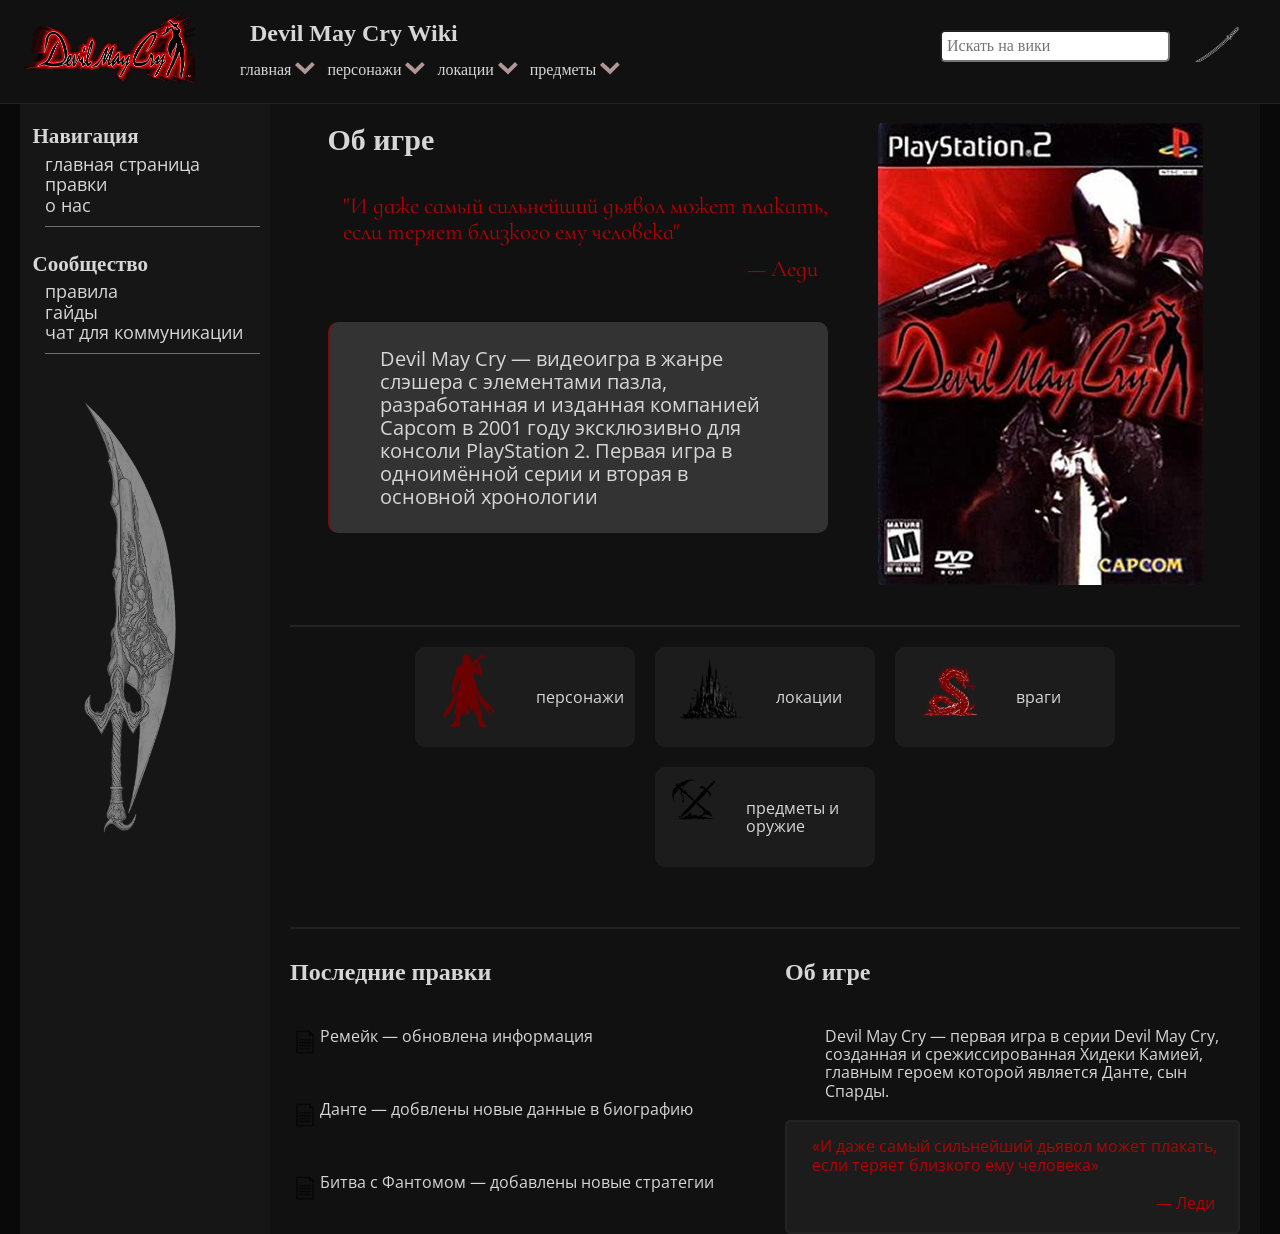
<file: index.html>
<!DOCTYPE html>
<html lang="en">
<head>
    <meta charset="UTF-8">
    <meta name="viewport" content="width=device-width, initial-scale=1.0">
    <link rel="icon" href="pics/bbgirl.png" type="image/png">
    <link rel="stylesheet" href="normalize.css">
    <link rel="stylesheet" href="style.css">
    <title>DMC Wiki</title>
</head>

<body>
    <!-- хеадер -->
    <header class="header">
        <div class="container header__container">
            <!-- логотип -->
            <a href="index.html" class="logo header__logo">
                <img src="pics/logo.png" alt="Devil May Cry" class="header__img">
            </a>

            <!-- название -->
            <h2 class="header__name">Devil May Cry Wiki</h2>

            <!-- навигация хеадера -->
            <nav class="navig header__nav">

                <!-- список навигации хеадера -->
                <ul class="header__list">

                    <li class="header__navItems">
                        <a href="index.html">главная</a>
                    </li>

                    <li class="header__navItems">
                        <a href="characters.html">персонажи</a>
                    </li>

                    <li class="header__navItems">
                        <a href="locations.html">локации</a>
                    </li>

                    <li class="header__navItems">
                        <a href="items.html">предметы</a>
                    </li>
                </ul>
            </nav>

            <!-- инпут хеадера -->
            <div class="header__input">
                <input type="text" name="search" id="search" placeholder="Искать на вики">
            </div>

            <div class="header__theme">
                <input type="checkbox" name="theme" id="theme">
            </div>

            <div class="header__label">
                <label for="theme"></label>
            </div>
        </div>
    </header>

    <!-- разделение в мейн -->
    <div class="wrapper">
        <!-- боковая навигация -->
        <div class="aside">
            <div class="container aside__nav-container">

                <!-- навигация -->
                <h3 class="aside__head">Навигация</h3>
                <ul class="aside__nav">
                    <li class="aside__items">
                        <a href="index.html">главная страница</a>
                    </li>
                    <li class="aside__items">
                        <a href="rules.html">правки</a>
                    </li>
                    <li class="aside__items">
                        <a href="rules.html">о нас</a>
                    </li>
                </ul>

                <!-- сообщество -->
                <h3 class="aside__head">Сообщество</h3>
                <ul class="aside__nav">
                    <li class="aside__items">
                        <a href="rules.html">правила</a>
                    </li>
                    <li class="aside__items">
                        <a href="rules.html">гайды</a>
                    </li>
                    <li class="aside__items">
                        <a href="rules.html">чат для коммуникации</a>
                    </li>
                </ul>

                <!-- картинка меча -->
                 <div class="aside__img">
                    <img src="pics/sword.png" alt="Sword" class="aside__sword">
                 </div>
            </div>
        </div>

        <!-- главная часть -->
        <!-- Основной контент -->
        <main>
            <!-- верхняя часть -->
            <article class="hero">
                <div class="container hero__container">
                    <!-- левая часть -->
                    <div class="hero__content">
                        <h2 class="hero__title">Об игре</h2>

                        <div class="hero__greetings">
                            <p class="hero__quote">"И даже самый сильнейший дьявол может плакать, если теряет близкого ему человека"</p>

                            <p class="hero__talk"> — Леди</p>
                        </div>
                        

                        <div class="hero__desc">
                            <p>Devil May Cry — видеоигра в жанре слэшера с элементами пазла, разработанная и изданная компанией Capcom в 2001 году эксклюзивно для консоли PlayStation 2. Первая игра в одноимённой серии и вторая в основной хронологии</p>
                        </div>
                    </div>
                    <!-- правая -->
                    <div class="hero_img">
                        <img src="pics/preview.png" alt="preview dmc">
                    </div>
                </div>
            </article>
            
            <!-- средняя часть -->
            <article class="popular">
                <div class="container popular__container">
                    <!-- список блоков -->
                    <ul class="popular__list">
                        <li class="popular__items">
                            <a href="characters.html" class="popular__links">
                                <div class="popular__img">
                                    <img src="pics/pers.svg" alt="dante fill">
                                </div>
                                <p class="popular__desc">
                                    персонажи
                                </p>
                            </a>
                        </li>
                        <li class="popular__items">
                            <!-- ссылка -->
                            <a href="locations.html" class="popular__links">
                                <!-- картинка -->
                                <div class="popular__img">
                                    <img src="pics/cast.svg" alt="castle">
                                </div>
                                <!-- название -->
                                <p class="popular__desc">
                                    локации
                                </p>
                            </a>
                        </li>
                        <li class="popular__items">
                            <a href="#" class="popular__links"> <!-- сюда пойдет часть из чарактер.хтмл с врагами -->
                                <div class="popular__img">
                                    <img src="pics/enem.svg" alt="dragon">
                                </div>
                                <p class="popular__desc">
                                    враги
                                </p>
                            </a>
                        </li>
                        <li class="popular__items">
                            <a href="items.html" class="popular__links"> 
                                <div class="popular__img">
                                    <img src="pics/items.svg" alt="weapon">
                                </div>
                                <p class="popular__desc">
                                    предметы и оружие
                                </p>
                            </a>
                        </li>
                    </ul>
                </div>
            </article>

            <article class="bottom">
                <div class="container bottom__container">
                    <div class="info-pravki">
                        <h2>Последние правки</h2>
                        <ul class="pravki__list">
                            <li class="pravki__items">
                                <p class="pravki__list-text">
                                    Ремейк — обновлена информация
                                </p>
                            </li>

                            <li class="pravki__items">
                                <p class="pravki__list-text">
                                    Данте — добвлены новые данные в биографию
                                </p>
                            </li>

                            <li class="pravki__items">
                                <p class="pravki__list-text">
                                    Битва с Фантомом — добавлены новые стратегии
                                </p>
                            </li>
                        </ul>
                    </div>

                    <div class="info-quote">
                        <h2>Об игре</h2>
                        <div class="quote__p">
                            <p>
                                Devil May Cry — первая игра в серии Devil May Cry, созданная и срежиссированная Хидеки Камией, главным героем которой является Данте, сын Спарды.
                            </p>
                        </div>

                        <div class="quote__conect">
                            <div class="quote__game">
                                <p>
                                    «И даже самый сильнейший дьявол может плакать, если теряет близкого ему человека»
                                </p>
                            </div>

                            <div class="quote__speaker">
                                <p>
                                    — Леди
                                </p>
                            </div>
                        </div>
                        

                    </div>
                </div>
            </article>
        </main>
    </div>
<script src="bbbb.js"></script>
</body>
</file>
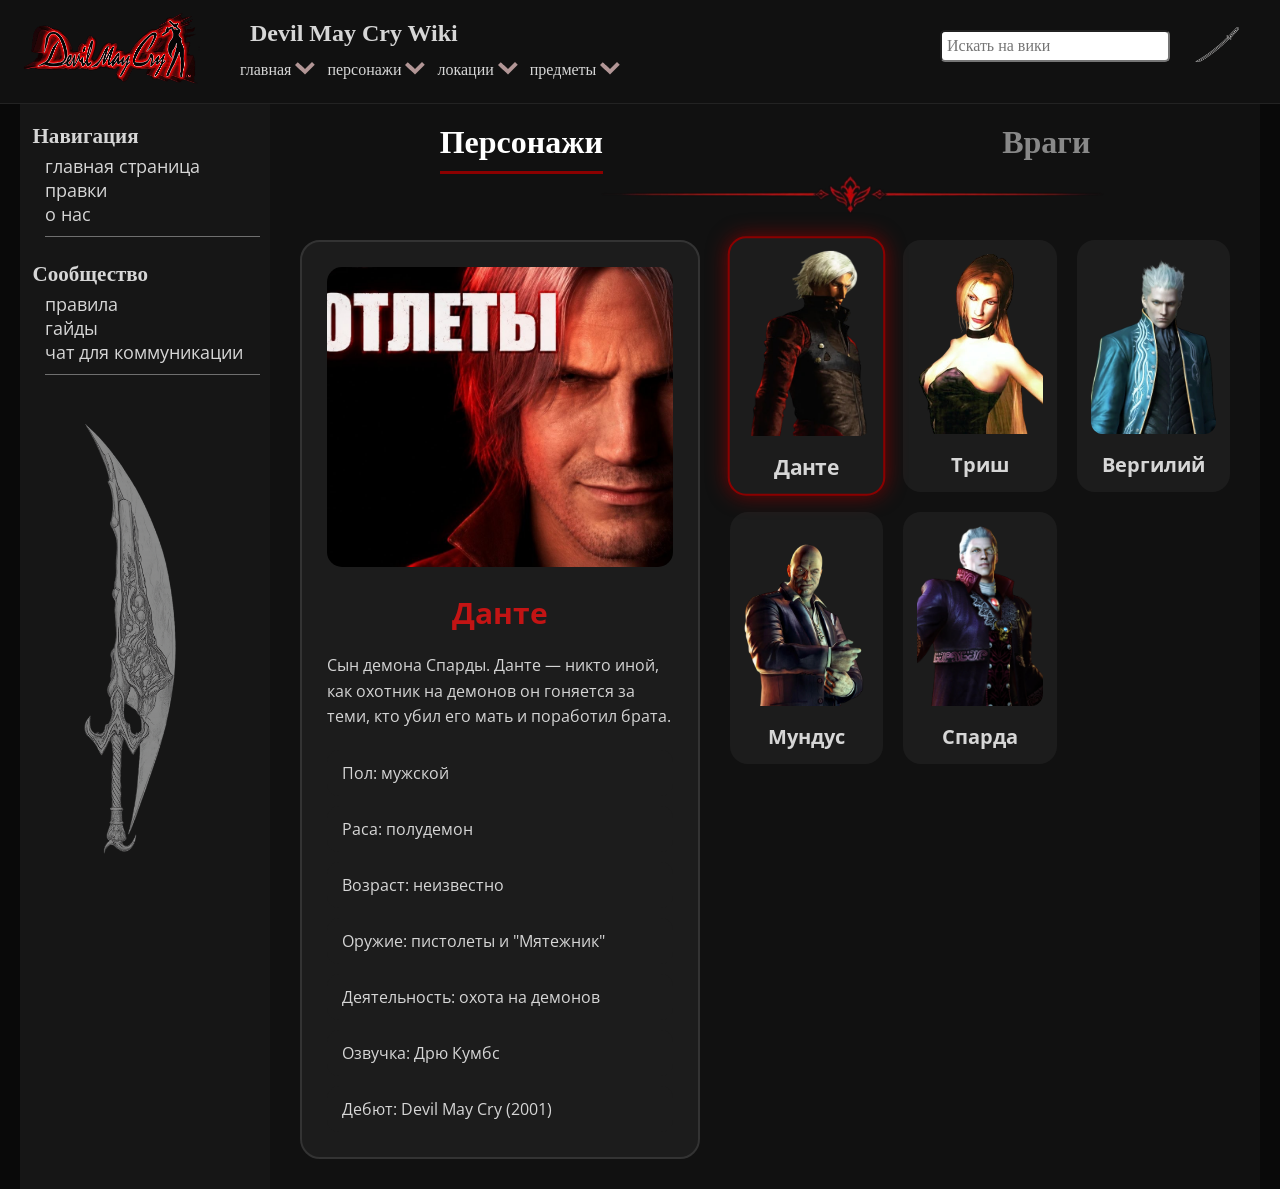
<file: characters.html>
<!DOCTYPE html>
<html lang="en">
<head>
    <meta charset="UTF-8">
    <meta name="viewport" content="width=device-width, initial-scale=1.0">
    <link rel="icon" href="pics/bbgirl.png" type="image/png">
    <link rel="stylesheet" href="style.css">
    <title>Wiki characters</title>
</head>

<body>
    <!-- хеадер -->
    <!-- Шапка сайта -->
    <header class="header">

        <div class="container header__container">
            <!-- логотип -->
            <a href="index.html" class="logo header__logo">
                <img src="pics/logo.png" alt="Devil May Cry" class="header__img">
            </a>

            <!-- название -->
            <h2 class="header__name">Devil May Cry Wiki</h2>

            <!-- навигация хеадера -->
            <nav class="navig header__nav">
                <!-- список навигации хеадера -->
                <ul class="header__list">

                    <li class="header__navItems">
                        <a href="index.html">главная</a>
                    </li>

                    <li class="header__navItems">
                        <a href="characters.html">персонажи</a>
                    </li>

                    <li class="header__navItems">
                        <a href="locations.html">локации</a>
                    </li>

                    <li class="header__navItems">
                        <a href="items.html">предметы</a>
                    </li>
                </ul>
            </nav>

            <!-- инпут хеадера -->
            <div class="header__input">
                <input type="text" name="search" id="search" placeholder="Искать на вики">
            </div>

            <div class="header__theme">
                <input type="checkbox" name="theme" id="theme">
            </div>

            <div class="header__label">
                <label for="theme"></label>
            </div>
        </div>
    </header>

    <!-- разделение в мейн -->
    <div class="wrapper">
        <!-- боковая навигация -->
        <div class="aside">
            <div class="container aside__nav-container">
                <!-- навигация -->
                <h3 class="aside__head">Навигация</h3>
                <ul class="aside__nav">
                    <li class="aside__items">
                        <a href="index.html">главная страница</a>
                    </li>
                    <li class="aside__items">
                        <a href="rules.html">правки</a>
                    </li>
                    <li class="aside__items">
                        <a href="rules.html">о нас</a>
                    </li>
                </ul>

                <!-- сообщество -->
                <h3 class="aside__head">Сообщество</h3>
                <ul class="aside__nav">
                    <li class="aside__items">
                        <a href="rules.html">правила</a>
                    </li>
                    <li class="aside__items">
                        <a href="rules.html">гайды</a>
                    </li>
                    <li class="aside__items">
                        <a href="rules.html">чат для коммуникации</a>
                    </li>
                </ul>

                <!-- картинка меча -->
                <div class="aside__img">
                    <img src="pics/sword.png" alt="Sword" class="aside__sword">
                </div>
            </div>
        </div>
    

        <!-- главная часть -->
        <!-- Основной контент -->
        <main>
            <div class="character__links">
                <button class="tab active" data-tab="heroes">
                    Персонажи
                </button>

                <button class="tab" data-tab="enemies">
                    Враги
                </button>
            </div>

            <div class="characters__underboard">
                <img src="pics/charactpodcherk.png" alt="red line">
            </div> 

            <div class="content heroes-layout">
                <!-- обзоры на врагов и персов -->
                <div class="info-wrapper">
                    <!-- персонажи -->
                    <!-- данте -->
                    <div class="info active hero-info">

                        <div class="obzor__pic">
                            <img src="pics/obzorDante.jpg" alt="Dante Kotleti">
                        </div>
                            
                        <h2 class="obzor__head">Данте</h2>

                        <p class="obzor__p">
                            Сын демона Спарды. Данте — никто иной, как охотник на демонов он гоняется за теми, кто убил его мать и поработил брата.
                        </p>
                        
                        <div class="stats">
                            <div>Пол: мужской</div>

                            <div>Раса: полудемон</div>

                            <div>Возраст: неизвестно</div>

                            <div>Оружие: пистолеты и "Мятежник"</div>

                            <div>Деятельность: охота на демонов</div>

                            <div>Озвучка: Дрю Кумбс</div>

                            <div>Дебют: Devil May Cry (2001)</div>
                        </div>
                    </div>

                    <!-- триш -->
                    <div class="info hero-info">
                        <div class="obzor__pic">
                            <img src="pics/obzortrish.jpg" alt="trish ashalet">
                        </div>

                        <h2 class="obzor__head">Триш</h2>

                        <p class="obzor__p">
                            Загадочная женщина, сильно напоминающая мать Данте, Еву.
                        </p>

                        <div class="stats">
                            <div>Пол: женский</div>

                            <div>Раса: демон</div>

                            <div>Возраст: неизвестно</div>

                            <div>Оружие: "Свет и Тень"</div>

                            <div>Деятельность: святой рыцарь исполнитель</div>

                            <div>Озвучка: Сара Лафлер</div>

                            <div>Дебют: Devil May Cry (2001)</div>
                        </div>
                    </div>

                    <!-- вергилий -->
                    <div class="info hero-info">
                        <div class="obzor__pic">
                            <img src="pics/obzorvirgil.jpg" alt="Vergil stool">
                        </div>

                        <h2 class="obzor__head">Вергилий</h2>

                        <p class="obzor__p">
                            Вергилий был готов сделать всё возможное ради получения силы Спарды.
                        </p>

                        <div class="stats">
                            <div>Пол: мужской</div>

                            <div>Раса: полудемон</div>

                            <div>Возраст: неизвестно</div>

                            <div>Оружие: ямато</div>

                            <div>Деятельность: тёмный убийца</div>

                            <div>Озвучка: Дэниел Саутворт</div>

                            <div>Дебют: Devil May Cry (2001)</div>
                        </div>
                    </div>

                    <!-- мундус -->
                    <div class="info hero-info">
                        <div class="obzor__pic">
                            <img src="pics/obzormundus.jpg" alt="mundus">
                        </div>

                        <h2 class="obzor__head">Мундус</h2>

                        <p class="obzor__p">
                            "И снова я должен лицезреть Спарду… Странная судьба, не так ли?"
                        </p>

                        <div class="stats">
                            <div>Пол: мужской</div>

                            <div>Раса: демон</div>

                            <div>Возраст: неизвестно</div>

                            <div>Оружие: божественные и демонические способности</div>

                            <div>Деятельность: Антагонист</div>

                            <div>Озвучка: Луис Хертэм</div>

                            <div>Дебют: Devil May Cry (2001)</div>
                        </div>
                    </div>

                    <!-- спарда -->
                    <div class="info hero-info">
                        <div class="obzor__pic">
                            <img src="pics/obzorsparda.jpg" alt="Sparda">
                        </div>

                        <p class="obzor__p">
                            Могущественный демон-мечник, известен как «Легендарный Темный Рыцарь». Две тысячи лет назад в нем «проснулась справедливость» и он в одиночку одолел Мундуса и его легионы.
                        </p>

                        <h2 class="obzor__head">Спарда</h2>

                        <div class="stats">
                            <div>Пол: мужской</div>

                            <div>Раса: демон</div>

                            <div>Возраст: неизвестно</div>

                            <div>Оружие: Меч Спарды</div>

                            <div>Деятельность: Легендарный Тёмный рыцарь</div>

                            <div>Озвучка: Луис Хертэм</div>

                            <div>Дебют: Devil May Cry (2001)</div>
                        </div>
                    </div>

                    <!-- враги -->
                    <!-- тень -->
                    <div class="info enemy-info">
                        <div class="obzor__pic">
                            <img src="pics/enemies/shadowFastshow.jpg" alt="тень">
                        </div>

                        <h2 class="obzor__head">Тень</h2>

                        <div class="stats">
                            <div>
                                <h3>О враге</h3>
                                <p> Это опасный мини-босс и элитный противник, внешне напоминающий теневого саблезубого тигра.  
                                    Пока Тень покрыта защитной оболочкой, физические удары мечом наносят ей ноль урона и могут ранить самого Данте.
                                    Если сильно истощить ядро, Тень становится ярко-красной. Она перестает получать урон, становится агрессивной и пытается наброситься на Данте, чтобы взорваться вместе с ним. В режиме демона (Devil Trigger) захват не работает, что спасает от урона.
                                </p>
                            </div>

                            <div>
                                <h3>Механика сражения</h3>
                                <p>Победа над Тенью в Devil May Cry 1 требует снятия её теневой брони с помощью стрельбы и последующего нанесения урона обнаженному ядру в ближнем бою. 
                                    Обычные физические атаки по теневому облику бесполезны и нанесут урон самому Данте.
                                    Предпочтительное оружие — Ebony & Ivory (даются Данте автоматически с самого начала игры), стрелять из них стоит в прыжке. Превращение в демона (Devil Trigger) ускоряет процесс обнажения ядра.
                                    Когда появится светящееся ядро, используйте сильный удар мечом (например, Stinger с включенным Devil Trigger).
                                    Когда Тень краснеет и готовится взорваться, она становится крайне агрессивной и пытается схватить Данте. В режиме Devil Trigger Данте неуязвим к этому захвату — нужно уворачиваться, пока враг не погибнет.
                                </p>
                            </div>
                        </div>
                    </div>

                    <!-- марионетка -->
                    <div class="info enemy-info">
                        <div class="obzor__pic">
                            <img src="pics/enemies/maroinetteFastshow.jpg" alt="Марионетка">
                        </div>

                        <h2 class="obzor__head">Марионетка</h2>

                        <div class="stats">
                            <div>
                                <h3>О враге</h3>
                                <p>самый распространенный враг в Devil May Cry. Марионетки когда-то были марионетками, созданными для того, чтобы быть инструментом удовольствий и наслаждений, но теперь демоны вселились в них, и теперь их контролирует Мундус.</p>
                            </div>

                            <div>
                                <h3>Механика сражения</h3>
                                <p>Атаки марионеток различаются в зависимости от того, с кем из них вы столкнетесь. Что касается их движений, марионеток не следует недооценивать их из-за чрезмерной медлительности и отсутствия каких либо действий. Если битва затянется, то разъяренные марионетки начнут свирепствовать и совершать более агрессивные атаки.</p>
                            </div>
                        </div>
                    </div>

                    <!-- ножницы грех косы -->
                    <div class="info enemy-info">
                        <div class="obzor__pic">
                            <img src="pics/enemies/wlwscisors.jpg" alt="ножницы и косы греха">
                        </div>

                        <h2 class="obzor__head">Ножницы и косы греха</h2>

                        <div class="stats">
                            <div>
                                <h3>О враге</h3>
                                <p>Это злые духи, которые не имеют реального физического тела. Они существуют, только принимая форму черных плащей (напоминающих Мрачного Жнеца) и используя смертоносное оружие — большие ножницы (Sin Scissors) или косы (Sin Scythe).</p>
                            </div>

                            <div>
                                <h3>Механика сражения</h3>
                                <p>Самый эффективный способ победить Sin Scissors или Sin Scythe — нанести точный критический удар по их маске (например, выстрелом из пистолета или сильной атакой наотмашь). Если разбить маску с одного удара, демон сразу рассыпается.
                                    В зависимости от цвета маски (или состояния) они могут вести себя по-разному: от осторожного кружения вокруг игрока до яростных внезапных выпадов. Когда они кружат вокруг персонажа, уклонение и своевременный ответный удар по уязвимой зоне — ключ к победе.
                                </p>
                            </div>
                        </div>
                    </div>

                    <!-- вельзевул -->
                    <div class="info enemy-info">
                        <div class="obzor__pic">
                            <img src="pics/enemies/Beelzebub.jpg" alt="Вельзевул">
                        </div>

                        <h2 class="obzor__head">Вельзевул</h2>

                        <div class="stats">
                            <div>
                                <h3>О враге</h3>
                                <p>вид демонов, представляющие собой злых духов вселившихся в мух. Демоны разделены на два подвида, которые между собой отличаются окрасом, размерами и физическими показателями. Благодаря своей физиологии и уникальным особенностям организма, способны выполнять ряд уникальных приемов.</p>
                            </div>

                            <div>
                                <h3>Механика сражения</h3>
                                <p>Как только вы убили одну муху, следите за зелеными особями. Если зеленая муха подползает к трупу, немедленно атакуйте ее (лучше всего приемом Stinger меча Alastor или Force Edge), чтобы не дать ей отхилиться.</p>
                            </div>
                        </div>
                    </div>

                    <!-- киклоп -->
                    <div class="info enemy-info">
                        <div class="obzor__pic">
                            <img src="pics/enemies/Kyklops.jpg" alt="Киклоп">
                        </div>

                        <h2 class="obzor__head">Киклоп</h2>

                        <div class="stats">
                            <div>
                                <h3>О враге</h3>
                                <p>каменные паукообразные демоны появляющиеся на острове Малет. Внешне представляют собой более слабую версию Фантома, с неравномерно большим глазом на голове, который окружен двумя парами глаз меньшего размера.</p>
                            </div>

                            <div>
                                <h3>Механика сражения</h3>
                                <p>Вам нужно маневрировать так, чтобы один Киклоп находился строго между Данте и вторым Киклопом. Когда дальний противник начнет плеваться камнями, его снаряды поразят и убьют его собственного сородича, за что вы получите осколок Синей Сферы.</p>
                            </div>
                        </div>
                    </div>

                    <!-- блейд -->
                    <div class="info enemy-info">
                        <div class="obzor__pic">
                            <img src="pics/enemies/blades.jpg" alt="Блейд">
                        </div>

                        <h2 class="obzor__head">Блейд</h2>

                        <div class="stats">
                            <div>
                                <h3>О враге</h3>
                                <p>Элитные солдаты армии демонов созданные Мундусом для вторжения в мир людей, представляют собой ящероподобных гуманоидных существ с хвостом растущим из спины.</p>
                            </div>

                            <div>
                                <h3>Механика сражения</h3>
                                <p>Режим Devil Trigger: В состоянии DT Данте получает свойство Guard Break. Любой ваш удар мечом или перчатками будет пробивать щиты Блейдов, не давая им блокировать атаки. На высокой сложности (DMD) это самый безопасный способ зачистки групп.</p>
                            </div>
                        </div>
                    </div>

                    <!-- саргассо -->
                    <div class="info enemy-info">
                        <div class="obzor__pic">
                            <img src="pics/enemies/Sargasso.jpg" alt="Саргассо">
                        </div>

                        <h2 class="obzor__head">Саргассо</h2>

                        <div class="stats">
                            <div>
                                <h3>О враге</h3>
                                <p>демоны в виде парящих черепов. В Devil May Cry это обычные враги, впервые появляющиеся в Миссии 3: Уничтожитель жара. В Devil May Cry 2 они встречаются в Миссии 12 при игре за Данте и в Миссии 7 за Люсию.</p>
                            </div>

                            <div>
                                <h3>Механика сражения</h3>
                                <p>Сами по себе они представляют собой парящие демонические черепа, которые не двигаются с места, пока игрок не спровоцирует их или не подойдет слишком близко.</p>
                            </div>
                        </div>
                    </div>

                    <!-- никто -->
                    <div class="info enemy-info">
                        <div class="obzor__pic">
                            <img src="pics/enemies/nobody.jpg" alt="никто">
                        </div>

                        <h2 class="obzor__head">Никто</h2>

                        <div class="stats">
                            <div>
                                <h3>О враге</h3>
                                <p>Демоны представляющие собой больших гуманоидных существ не имеющие имён, вместо ступней на ногах у них кисти, а из спины растет гротескная дополнительная рука.</p>
                            </div>

                            <div>
                                <h3>Механика сражения</h3>
                                <p>Никогда не стойте на месте рядом с ними, используйте боковые перекаты (Roll), так как обычные прыжки вверх в первой части имеют слабые кадры неуязвимости. Используйте рывок Stinger (меч Аластор) или прием Kick 13 (рукавицы Ифрит). Подбегайте сбоку или сзади, делайте одиночный рывок, отходите и повторяйте снова.</p>
                            </div>
                        </div>
                    </div>

                    <!-- фетиш -->
                    <div class="info enemy-info">
                        <div class="obzor__pic">
                            <img src="pics/enemies/Fetish.jpg" alt="Фетиш">
                        </div>

                        <h2 class="obzor__head">Фетиш</h2>

                        <div class="stats">
                            <div>
                                <h3>О враге</h3>
                                <p>Является врагом в Devil May Cry, похожем на марионетку, но марионетка, в которой он обитает, была создана демонами, то есть она сильнее, быстрее и умнее марионетки. Их можно встретить на всех уровнях сложности, кроме легкого, и гораздо чаще на более высоких уровнях сложности.</p>
                            </div>

                            <div>
                                <h3>Механика сражения</h3>
                                <p>Взрывной атаки фетиша чрезвычайно трудно избежать, потому что фетиш обычно ждет его использования, пока Данте не окажется рядом с ним и не сможет избежать атаки. Если Данте будет слишком далеко от него, он часто будет вращаться как волчок и бросаться на него. Эту атаку крайне сложно избежать, поскольку она обычно поражает Данте до того, как фетиш окажется в зоне досягаемости, чтобы отбить его, и будет следовать за Данте, даже если он подпрыгнет в воздух. Однако фетиш может быть выбит из атаки, если выстрелить из сильного огнестрельного оружия, как Grenadegun или Nightmare-β. Если он вас схватит, пошевелите левым стиком, чтобы освободиться.</p>
                            </div>
                        </div>
                    </div>

                    <!-- фрост -->
                    <div class="info enemy-info">
                        <div class="obzor__pic">
                            <img src="pics/enemies/Frost.jpg" alt="Фрост">
                        </div>

                        <h2 class="obzor__head">Фрост</h2>

                        <div class="stats">
                            <div>
                                <h3>О враге</h3>
                                <p>Элитные солдаты армии демонов созданные Мундусом, представляющие собой ящероподобных гуманоидных существ с шиповатыми выступами в районах: головы, спины, плеч и коленей</p>
                            </div>

                            <div>
                                <h3>Механика сражения</h3>
                                <p>Накопив шкалу демонической формы (Devil Trigger), подходите вплотную и используйте способность Inferno — два таких удара гарантированно уничтожают Фроста почти на любой сложности.</p>
                            </div>
                        </div>
                    </div>

                    <!-- плазма -->
                    <div class="info enemy-info">
                        <div class="obzor__pic">
                            <img src="pics/enemies/plasma.jpeg" alt="Плазма">
                        </div>

                        <h2 class="obzor__head">Плазма</h2>

                        <div class="stats">
                            <div>
                                <h3>О враге</h3>
                                <p>Электрические злые духи в изначальном облике напоминают больших летучих мышей, однако в действительности являются своеобразными концентрированными сгустками электрической энергии, способные изменять свою физическую форму.</p>
                            </div>

                            <div>
                                <h3>Механика сражения</h3>
                                <p>Для эффективного уничтожения врагов типа Плазма на сложном уровне сложности DMD используйте гранатомёт (grenadeturn) в форме летучей мыши или спам способностью Inferno с перчатками Ifrit в наземной форме.</p>
                            </div>
                        </div>
                    </div>

                    <!-- фантом -->
                    <div class="info enemy-info">
                        <div class="obzor__pic">
                            <img src="pics/enemies/phantom.jpg" alt="фантом">
                        </div>

                        <h2 class="obzor__head">Фантом</h2>

                        <div class="stats">
                            <div>
                                <h3>О боссе</h3>
                                <p>Гигантский демон являющийся одним из слуг Тёмного Императора. Внешне представляет собой гигантского паука с хвостом скорпиона, который скрыт на спине.</p>
                            </div>

                            <div>
                                <h3>Механика сражения</h3>
                                <p>Сделать один небольшой прыжок ему на лицо (одновременно уклоняясь от его ударов), а затем прыгнуть ему на лицо ПРЯМО ВВЕРХ (без ввода с левого аналогового стика) для второго прыжка для дополнительного урона И стабильности позиции, а затем ударить его сверху. Таким образом, он всегда вздрагивает каждый раз. Просто убедитесь, что не тратите удары впустую, потому что он на самом деле неуязвим в течение короткого времени, пока не оправится от вздрагивания.</p>
                            </div>
                        </div>
                    </div>

                    <!-- нело анджело -->
                    <div class="info enemy-info">
                        <div class="obzor__pic">
                            <img src="pics/enemies/nelo_angelo1.jpg" alt="Нело Анджело">
                        </div>

                        <h2 class="obzor__head">Нело Анджело</h2>

                        <div class="stats">
                            <div>
                                <h3>О боссе</h3>
                                <p>Это один из главных и самых сильных боссов в игре Devil May Cry 1, под маской которого скрывается Вергилий, родной брат-близнец главного героя Данте.</p>
                            </div>

                            <div>
                                <h3>Механика сражения</h3>
                                <p> Нело Анджело может выдержать до 16 обычных ударов (без эффекта отбрасывания), прежде чем автоматически активирует блок мечом. Когда он заблокировал вашу атаку, вы можете ударить по его мечу еще 2 раза, после чего босс гарантированно проведет одну из 5 мощных контратак (Stinger, High Time, вертикальный или горизонтальный взмах).</p>
                            </div>
                        </div>
                    </div>

                    <!-- гриффон -->
                    <div class="info enemy-info">
                        <div class="obzor__pic">
                            <img src="pics/enemies/Griffon.jpg" alt="Гриффон">
                        </div>

                        <h2 class="obzor__head">Гриффон</h2>

                        <div class="stats">
                            <div>
                                <h3>О боссе</h3>
                                <p>Это крупный птицеобразный демон-генерал под управлением Мундуса, с которым Данте сражается трижды по ходу сюжета (в миссиях 9, 12 и 15).</p>
                            </div>

                            <div>
                                <h3>Механика сражения</h3>
                                <p>Победить Гриффона проще всего с помощью дистанционного оружия и контроля дистанции. Этот босс встречается трижды за игру, и против него эффективна одна и та же стратегия. Основной урон Гриффону наносится на расстоянии. Лучше всего подходит гранатомёт или усиленные выстрелы из пистолетов/дробовика.  В режиме Дьявольского курка ваши выстрелы автоматически становятся заряженными и наносят огромный урон. Насмешки (Taunt) вблизи босса помогут быстро восстанавливать шкалу DT.</p>
                            </div>
                        </div>
                    </div>

                    <!-- кошмар -->
                    <div class="info enemy-info">
                        <div class="obzor__pic">
                            <img src="pics/enemies/Nightmare.jpg" alt="Кошмар">
                        </div>

                        <h2 class="obzor__head">Кошмар</h2>

                        <div class="stats">
                            <div>
                                <h3>О боссе</h3>
                                <p>биологическое оружие, созданное Мундусом из неорганических веществ. В отличии от прочих генералов, демон подчиняется приказам "Темного Императора" подобно машине, в связи с чем точно неизвестно есть ли у него собственное сознание. Внешний вид и способности Кошмара разнится в зависимости от формы. Схватив противника, Кошмар полностью его обволакивает и переносит в своё внутреннее пространство, в котором находится демоны различного ранга, в случае победы над которыми противник может выбраться обратно, нанеся определенное количество урона Кошмару.</p>
                            </div>

                            <div>
                                <h3>Механика сражения</h3>
                                <p>Кошмар не может быть находиться на поле боя постоянно, потому что его призыв расходует шкалу Devil Trigger, которая постепенно опустошается, пока он активен. Поскольку Кошмар двигается медленно и не может быстро пересечь широкое открытое пространство, будет неразумно призывать его с почти пустой шкалой Devil Trigger, в окружении врагов на обширном поле боя. Кошмар сражается автоматически, но также возможно управлять им напрямую, разблокировав соответствующую способность, тогда V запрыгивает на него и вонзает в него трость.</p>
                            </div>
                        </div>
                    </div>

                    <!-- Мундус -->
                    <div class="info enemy-info">
                        <div class="obzor__pic">
                            <img src="pics/enemies/mundadus.jpg" alt="Мундус">
                        </div>

                        <h2 class="obzor__head">Мундус</h2>

                        <div class="stats">
                            <div>
                                <h3>О боссе</h3>
                                <p>Мундус, известный также как Князь тьмы, — главный антагонист франшизы Devil May Cry. Он — повелитель демонов, правивший Миром демонов две тысячи лет назад, свергнув предыдущего правителя и угрожая уничтожением Миру людей.</p>
                            </div>

                            <div>
                                <h3>Механика сражения</h3>
                                <p>Во время битвы Мундус затягивает Вергилия в свою оболочку и Данте приходится сражаться против неё одному. В итоге у него получается уничтожить обе металлические руки оболочки Мундуса и, прорвавшись внутрь, рассечь надвое повелителя демонов.</p>
                            </div>
                        </div>
                    </div>
                </div>

                <!-- карточки -->
                <div class="cards-wrapper">
                    <!-- персы -->
                    <div class="cards heroes active">
                        <div class="card active">
                            <img src="pics/dante.png" alt="Данте">
                            <h3>Данте</h3>
                        </div>

                        <div class="card">
                            <img src="pics/trish.png" alt="Триш">
                            <h3>Триш</h3>
                        </div>

                        <div class="card">
                            <img src="pics/virgl.png" alt="Вергилий">
                            <h3>Вергилий</h3>
                        </div>

                        <div class="card">
                            <img src="pics/mundus.png" alt="Mungus">
                            <h3>Мундус</h3>
                        </div>

                        <div class="card">
                            <img src="pics/sparda.png" alt="Sparda gay-pose">
                            <h3>Спарда</h3> 
                        </div>
                    </div>

                    <!-- вражины -->
                    <div class="cards enemies">
                        <div class="card active">
                            <img src="pics/enemies/shadowFastshow.jpg" alt="Тень">
                            <h3>Тень</h3>
                        </div>

                        <div class="card">
                            <img src="pics/enemies/maroinetteFastshow.jpg" alt="Марионетка">
                            <h3>Марионетка</h3>
                        </div>

                        <div class="card">
                            <img src="pics/enemies/wlwscisors.jpg" alt="Ножницы">
                            <h3>Ножницы и косы греха</h3>
                        </div>

                        <div class="card">
                            <img src="pics/enemies/Beelzebub.jpg" alt="Вельзевул">
                            <h3>Вельзевул</h3>
                        </div>

                        <div class="card">
                            <img src="pics/enemies/Kyklops.jpg" alt="Киклоп">
                            <h3>Киклоп</h3>
                        </div>

                        <div class="card">
                            <img src="pics/enemies/blades.jpg" alt="Блейд">
                            <h3>Блейд</h3>
                        </div>
                    
                        <div class="card">
                            <img src="pics/enemies/Sargasso.jpg" alt="Саргассо">
                            <h3>Саргассо</h3>
                        </div>

                        <div class="card">
                            <img src="pics/enemies/nobody.jpg" alt="никто">
                            <h3>Никто</h3>
                        </div>

                        <div class="card">
                            <img src="pics/enemies/Fetish.jpg" alt="Фетиш">
                            <h3>Фетиш</h3>
                        </div>

                        <div class="card">
                            <img src="pics/enemies/frost1.jpg" alt="Фрост">
                            <h3>Фрост</h3>
                        </div>

                        <div class="card">
                            <img src="pics/enemies/plasma.jpeg" alt="Плазма">
                            <h3>Плазма</h3>
                        </div>

                        <div class="card">
                            <img src="pics/enemies/phantom.jpg" alt="Фантом">
                            <h3>Фантом</h3>
                        </div>

                        <div class="card">
                            <img src="pics/enemies/nelo_angelo2.jpg" alt="Нело Анджело">
                            <h3>Нело Анджело</h3>
                        </div>

                        <div class="card">
                            <img src="pics/enemies/Griffon.jpg" alt="Гриффон">
                            <h3>Гриффон</h3>
                        </div>

                        <div class="card">
                            <img src="pics/enemies/Nightmare.jpg" alt="Кошмар">
                            <h3>Кошмар</h3>
                        </div>

                        <div class="card">
                            <img src="pics/enemies/mundadus.jpg" alt="Мундус">
                            <h3>Мундус</h3>
                        </div>
                    </div>
                </div>
            </div>
        </main>
    </div>
<script src="tabe.js"></script>
<script src="bbbb.js"></script>
</body>
</html>
</file>
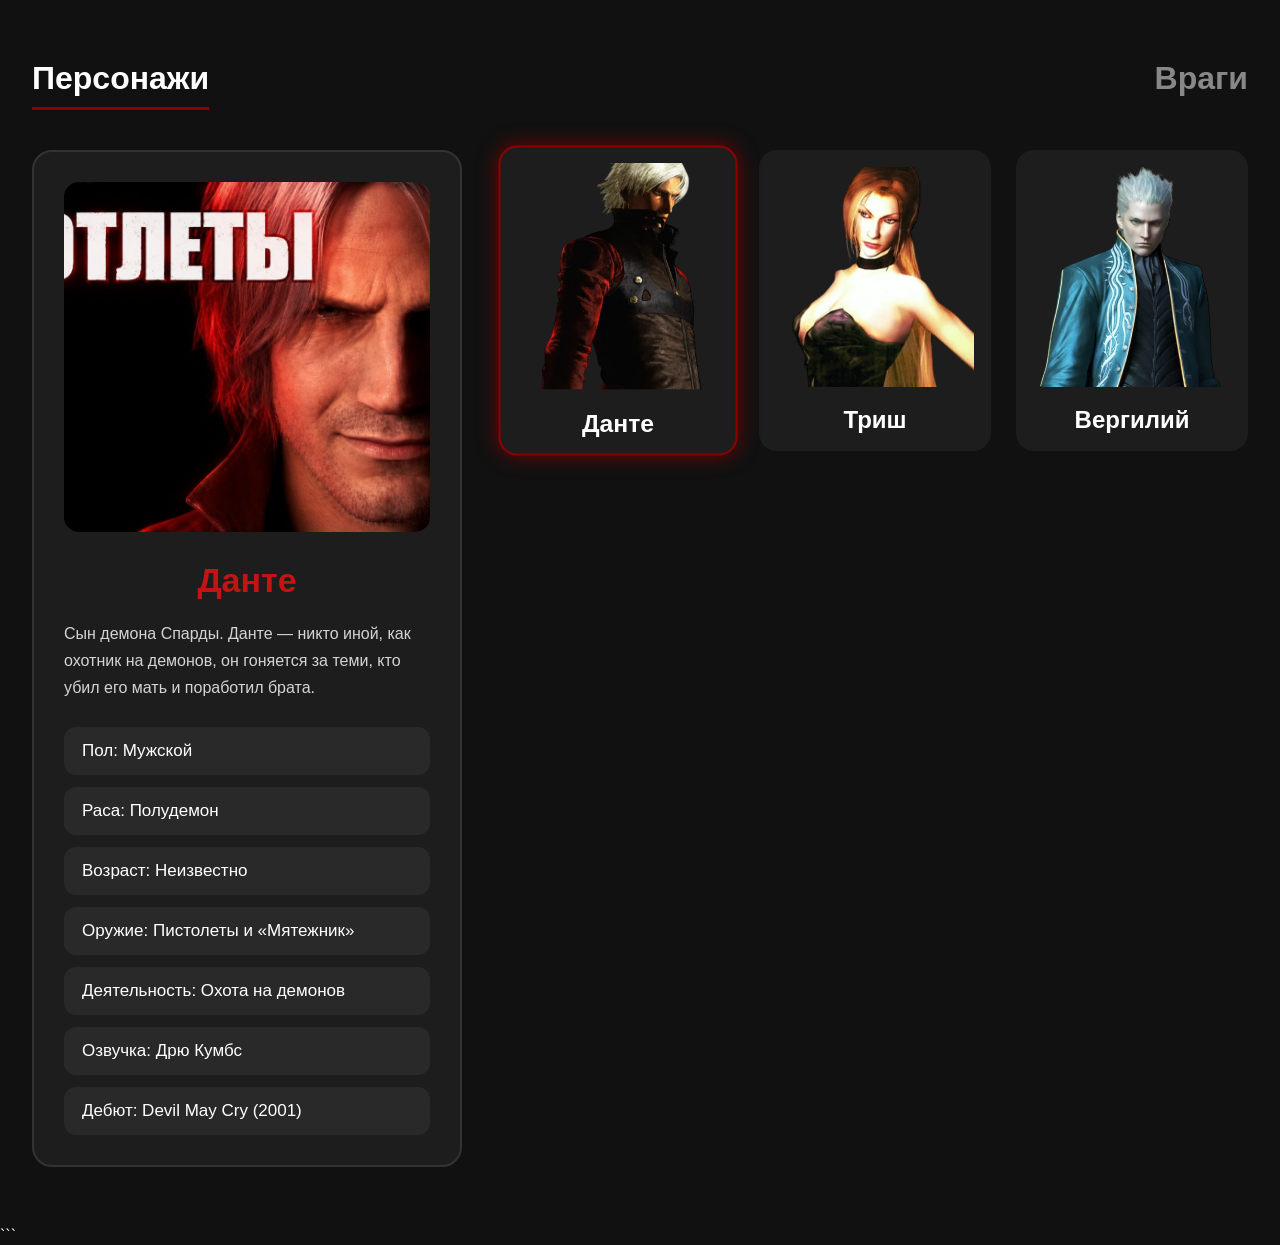
<file: g.html>
<!DOCTYPE html>
<html lang="en">
<head>
    <meta charset="UTF-8">
    <meta name="viewport" content="width=device-width, initial-scale=1.0">
    <title>Document</title>
    <style>
    *{
    margin:0;
    padding:0;
    box-sizing:border-box;
    }

    body{
        font-family:Arial, Helvetica, sans-serif;
        background:#111;
        color:white;
    }

    .encyclopedia{
        width:1400px;
        margin:60px auto;
    }

    /* ========================= */
    /* Табы */
    /* ========================= */

    .tabs{
        display:flex;
        justify-content:space-between;
        align-items:center;
        margin-bottom:40px;
    }

    .tab{
        background:none;
        border:none;
        color:white;
        font-size:32px;
        font-weight:bold;
        cursor:pointer;
        padding-bottom:10px;
        border-bottom:3px solid transparent;
        opacity:.5;
        transition:.3s;
    }

    .tab:hover{
        opacity:.8;
    }

    .tab.active{
        opacity:1;
        border-color:#8b0000;
    }

    /* ========================= */
    /* Основной блок */
    /* ========================= */

    .content{
        display:flex;
        gap:40px;
    }

    /* Персонажи */

    .heroes-layout .info-wrapper{
        order:1;
    }

    .heroes-layout .cards-wrapper{
        order:2;
    }

    /* Враги */

    .enemies-layout .info-wrapper{
        order:2;
    }

    .enemies-layout .cards-wrapper{
        order:1;
    }

    /* ========================= */
    /* Информация */
    /* ========================= */

    .info-wrapper{
        width:430px;
    }

    .info{
        display:none;
        background:#1d1d1d;
        border-radius:20px;
        padding:30px;
        border:2px solid #333;
    }

    .info.active{
        display:block;
    }

    .info img{
        width:100%;
        height:350px;
        object-fit:cover;
        border-radius:15px;
        margin-bottom:25px;
    }

    .info h2{
        text-align:center;
        margin-bottom:20px;
        font-size:34px;
        color:#c31414;
    }

    .info p{
        line-height:1.7;
        color:#d4d4d4;
        margin-bottom:25px;
    }

    /* ========================= */
    /* Характеристики */
    /* ========================= */

    .stats{
        display:flex;
        flex-direction:column;
        gap:12px;
    }

    .stats div{
        background:#292929;
        padding:14px 18px;
        border-radius:12px;
        font-size:17px;
    }

    /* ========================= */
    /* Карточки */
    /* ========================= */

    .cards-wrapper{
        flex:1;
    }

    .cards{
        display:none;
        grid-template-columns:repeat(3,1fr);
        gap:25px;
    }

    .cards.active{
        display:grid;
    }

    .card{
        background:#1d1d1d;
        border:2px solid transparent;
        border-radius:18px;
        padding:15px;
        text-align:center;
        cursor:pointer;
        transition:.3s;
    }

    .card:hover{
        transform:translateY(-8px);
        border-color:#666;
    }

    .card.active{
        border-color:#8b0000;
        box-shadow:0 0 20px rgba(139,0,0,.8);
        transform:scale(1.03);
    }

    .card img{
        width:100%;
        height:220px;
        object-fit:cover;
        border-radius:12px;
        margin-bottom:15px;
    }

    .card h3{
        font-size:24px;
    }

    /* ========================= */
    /* Анимации */
    /* ========================= */

    .tab,
    .card,
    .info{
        transition:.3s ease;
    }

    /* ========================= */
    /* Адаптив */
    /* ========================= */

    @media(max-width:1450px){

        .encyclopedia{
            width:95%;
        }

    }

    @media(max-width:1000px){

        .content{
            flex-direction:column;
        }

        .heroes-layout .info-wrapper,
        .enemies-layout .info-wrapper{
            width:100%;
            order:1;
        }

        .heroes-layout .cards-wrapper,
        .enemies-layout .cards-wrapper{
            order:2;
        }

    }

    @media(max-width:700px){

        .cards{
            grid-template-columns:repeat(2,1fr);
        }

        .tab{
            font-size:24px;
        }

    }

    @media(max-width:500px){

        .cards{
            grid-template-columns:1fr;
        }

    }
    </style>
</head>
<body>
   <section class="encyclopedia">

        <!-- ======================= -->
        <!-- Вкладки -->
        <!-- ======================= -->

        <div class="tabs">

            <button class="tab active" data-tab="heroes">
                Персонажи
            </button>

            <button class="tab" data-tab="enemies">
                Враги
            </button>

        </div>

        <!-- ======================= -->
        <!-- Основной контент -->
        <!-- ======================= -->
        <div class="content heroes-layout">

            <!-- ======================= -->
            <!-- Информация -->
            <!-- ======================= -->

            <div class="info-wrapper">

                <!-- ================================= -->
                <!-- Данте -->
                <!-- ================================= -->

                <div class="info active hero-info">

                    <img src="pics/obzorDante.jpg" alt="Данте">

                    <h2>Данте</h2>

                    <p>
                        Сын демона Спарды. Данте — никто иной, как охотник на демонов,
                        он гоняется за теми, кто убил его мать и поработил брата.
                    </p>

                    <div class="stats">

                        <div>Пол: Мужской</div>

                        <div>Раса: Полудемон</div>

                        <div>Возраст: Неизвестно</div>

                        <div>Оружие: Пистолеты и «Мятежник»</div>

                        <div>Деятельность: Охота на демонов</div>

                        <div>Озвучка: Дрю Кумбс</div>

                        <div>Дебют: Devil May Cry (2001)</div>

                    </div>

                </div>

                <!-- ================================= -->
                <!-- Триш -->
                <!-- ================================= -->

                <div class="info hero-info">

                    <img src="pics/obzortrish.jpg" alt="Триш">

                    <h2>Триш</h2>

                    <p>
                        Загадочная женщина, сильно напоминающая мать Данте, Еву.
                    </p>

                    <div class="stats">

                        <div>Пол: Женский</div>

                        <div>Раса: Демон</div>

                        <div>Возраст: Неизвестно</div>

                        <div>Оружие: Свет и Тень</div>

                        <div>Деятельность: Святой рыцарь исполнитель</div>

                        <div>Озвучка: Сара Лафлер</div>

                        <div>Дебют: Devil May Cry (2001)</div>

                    </div>

                    </div>

                    <!-- ================================= -->
                    <!-- Вергилий -->
                    <!-- ================================= -->

                    <div class="info hero-info">

                        <img src="pics/obzorvirgil.jpg" alt="Вергилий">

                        <h2>Вергилий</h2>

                        <p>
                            Вергилий был готов сделать всё возможное ради получения силы
                            Спарды.
                        </p>

                        <div class="stats">

                            <div>Пол: Мужской</div>

                            <div>Раса: Полудемон</div>

                            <div>Возраст: Неизвестно</div>

                            <div>Оружие: Ямато</div>

                            <div>Псевдоним: Тёмный убийца</div>

                            <div>Озвучка: Дэниел Саутворт</div>

                            <div>Дебют: Devil May Cry (2001 год)</div>

                        </div>

                    </div>
                    <!-- ================================= -->
                    <!-- Мундус -->
                    <!-- ================================= -->

                <div class="info enemy-info">

                    <img src="pics/obzormundus.jpg" alt="Мундус">

                    <h2>Мундус</h2>

                    <p>
                        «И снова я должен лицезреть Спарду… Странная судьба,
                        не так ли?»
                    </p>

                    <div class="stats">

                        <div>👤 Пол: Мужской</div>

                        <div>👹 Раса: Демон</div>

                        <div>🎂 Возраст: Неизвестно</div>

                        <div>⚔️ Оружие: Божественные и демонические способности</div>

                        <div>👑 Роль: Антагонист</div>

                        <div>🎙️ Озвучка: Луис Хертэм</div>

                        <div>🎮 Дебют: Devil May Cry (2001 год)</div>

                    </div>

                </div>

                <!-- ================================= -->
                <!-- Спарда -->
                <!-- ================================= -->

                <div class="info enemy-info">

                    <img src="pics/obzorsparda.jpg" alt="Спарда">

                    <h2>Спарда</h2>

                    <p>
                        Могущественный демон-мечник, известен как
                        «Легендарный Тёмный Рыцарь». Две тысячи лет назад
                        в нём «проснулась справедливость», и он в одиночку
                        одолел Мундуса и его легионы.
                    </p>

                    <div class="stats">

                        <div>👤 Пол: Мужской</div>

                        <div>👹 Раса: Демон</div>

                        <div>🎂 Возраст: Неизвестно</div>

                        <div>⚔️ Оружие: Меч Спарды</div>

                        <div>🛡️ Звание: Легендарный Тёмный рыцарь</div>

                        <div>🎙️ Озвучка: Луис Хертэм</div>

                        <div>🎮 Дебют: Devil May Cry (2001 год)</div>

                    </div>

                </div>

                <!-- ================================= -->
                <!-- Данте (враг) -->
                <!-- ================================= -->

                <div class="info enemy-info">

                    <img src="pics/obzorDante.jpg" alt="Данте">

                    <h2>Данте</h2>

                    <p>
                        Сын демона Спарды. Данте — никто иной, как охотник
                        на демонов, он гоняется за теми, кто убил его мать
                        и поработил брата.
                    </p>

                    <div class="stats">

                        <div>👤 Пол: Мужской</div>

                        <div>👹 Раса: Полудемон</div>

                        <div>🎂 Возраст: Неизвестно</div>

                        <div>⚔️ Оружие: Пистолеты и «Мятежник»</div>

                        <div>🎯 Деятельность: Охота на демонов</div>

                        <div>🎙️ Озвучка: Дрю Кумбс</div>

                        <div>🎮 Дебют: Devil May Cry (2001)</div>

                    </div>

                </div>

            </div>

            <!-- ======================= -->
            <!-- Карточки -->
            <!-- ======================= -->

            <div class="cards-wrapper">

                <!-- Персонажи -->

                <div class="cards heroes active">

                    <div class="card active">
                        <img src="pics/dante.png" alt="Данте">
                        <h3>Данте</h3>
                    </div>

                    <div class="card">
                        <img src="pics/trish.png" alt="Триш">
                        <h3>Триш</h3>
                    </div>

                    <div class="card">
                        <img src="pics/virgl.png" alt="Вергилий">
                        <h3>Вергилий</h3>
                    </div>

                </div>

                <!-- Враги -->

                <div class="cards enemies">

                    <div class="card active">
                        <img src="pics/mundus.png" alt="Мундус">
                        <h3>Мундус</h3>
                    </div>

                    <div class="card">
                        <img src="pics/sparda.png" alt="Спарда">
                        <h3>Спарда</h3>
                    </div>

                    <div class="card">
                        <img src="pics/dante.png" alt="Данте">
                        <h3>Данте</h3>
                    </div>

                </div>

        </div>

    </div>

</section>

<script>
    const tabs = document.querySelectorAll(".tab");

    const content = document.querySelector(".content");

    const heroCards = document.querySelectorAll(".heroes .card");
    const enemyCards = document.querySelectorAll(".enemies .card");

    const heroInfos = document.querySelectorAll(".hero-info");
    const enemyInfos = document.querySelectorAll(".enemy-info");

    const infos = document.querySelectorAll(".info");

    const heroesBlock = document.querySelector(".heroes");
    const enemiesBlock = document.querySelector(".enemies");

    // ======================
    // Переключение вкладок
    // ======================

    tabs.forEach(tab => {

        tab.addEventListener("click", function(){

            tabs.forEach(tab=>{
                tab.classList.remove("active");
            });

            this.classList.add("active");

            // Скрываем всю информацию
            infos.forEach(info=>{
            info.classList.remove("active");
            });

            if(this.dataset.tab === "heroes"){

                heroesBlock.classList.add("active");
                enemiesBlock.classList.remove("active");

                content.classList.remove("enemies-layout");
                content.classList.add("heroes-layout");

                heroCards.forEach(card=>{
                    card.classList.remove("active");
                });

                heroCards[0].classList.add("active");
                heroInfos[0].classList.add("active");

            }else{

                enemiesBlock.classList.add("active");
                heroesBlock.classList.remove("active");

                content.classList.remove("heroes-layout");
                content.classList.add("enemies-layout");

                enemyCards.forEach(card=>{
                    card.classList.remove("active");
                });

                enemyCards[0].classList.add("active");
                enemyInfos[0].classList.add("active");

            }

        });

    });

    // ======================
    // Карточки персонажей
    // ======================

    heroCards.forEach((card,index)=>{

        card.addEventListener("click",function(){

            heroCards.forEach(card=>{
                card.classList.remove("active");
            });

            heroInfos.forEach(info=>{
                info.classList.remove("active");
            });

            this.classList.add("active");
            heroInfos[index].classList.add("active");

        });

    });

    // ======================
    // Карточки врагов
    // ======================

    enemyCards.forEach((card,index)=>{

        card.addEventListener("click",function(){

            enemyCards.forEach(card=>{
                card.classList.remove("active");
            });

            enemyInfos.forEach(info=>{
                info.classList.remove("active");
            });

            this.classList.add("active");
            enemyInfos[index].classList.add("active");

        });

    });
</script>
</body>
</html>
```
</file>
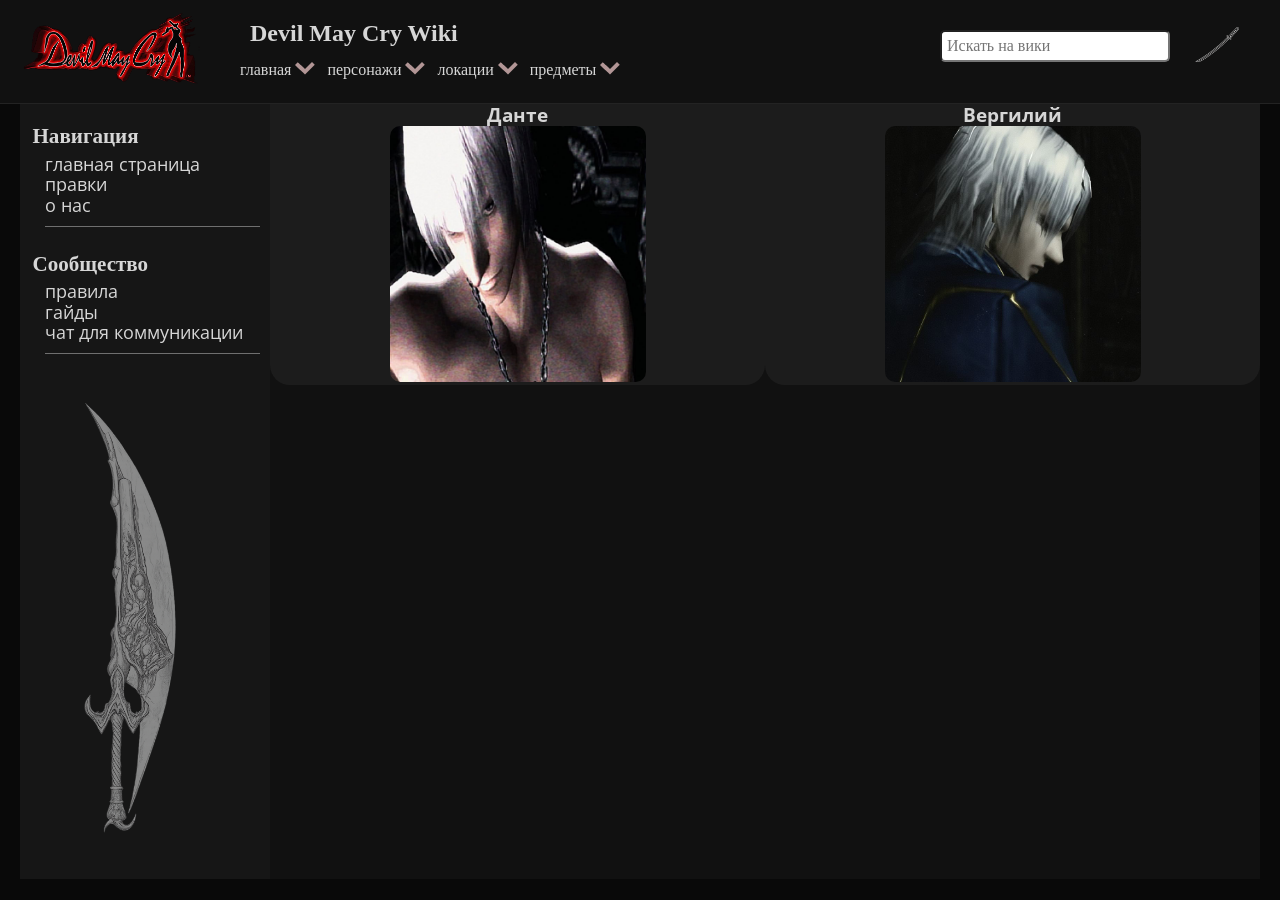
<file: items.html>
<!DOCTYPE html>
<html lang="en">
<head>
    <meta charset="UTF-8">
    <meta name="viewport" content="width=device-width, initial-scale=1.0">
    <link rel="icon" href="pics/bbgirl.png" type="image/png">
    <link rel="stylesheet" href="normalize.css">
    <link rel="stylesheet" href="style.css">
    <title>DMC Wiki</title>
</head>

<body>
    <!-- хеадер -->
    <header class="header">
        <div class="container header__container">

            <!-- логотип -->
            <a href="index.html" class="logo header__logo">
                <img src="pics/logo.png" alt="Devil May Cry" class="header__img">
            </a>

            <!-- название -->
            <h2 class="header__name">Devil May Cry Wiki</h2>

            <div class="burger-menu">
                <span></span>
            </div>

            <!-- навигация хеадера -->
            <nav class="navig header__nav testnav">

                <!-- список навигации хеадера -->
                <ul class="header__list navlist">

                    <li class="header__navItems">
                        <a href="index.html">главная</a>
                    </li>

                    <li class="header__navItems">
                        <a href="characters.html">персонажи</a>
                    </li>

                    <li class="header__navItems">
                        <a href="locations.html">локации</a>
                    </li>

                    <li class="header__navItems">
                        <a href="items.html">предметы</a>
                    </li>
                </ul>
            </nav>

            <!-- инпут хеадера -->
            <div class="header__input">
                <input type="text" name="search" id="search" placeholder="Искать на вики">
            </div>

            <div class="header__theme">
                <input type="checkbox" name="theme" id="theme">
            </div>

            <div class="header__label">
                <label for="theme"></label>
            </div>
        </div>
    </header>

    <!-- разделение в мейн -->
    <div class="wrapper">
        <!-- боковая навигация -->
        <div class="aside">
            <div class="container aside__nav-container">

                <!-- навигация -->
                <h3 class="aside__head">Навигация</h3>
                <ul class="aside__nav">
                    <li class="aside__items">
                        <a href="index.html">главная страница</a>
                    </li>
                    <li class="aside__items">
                        <a href="rules.html">правки</a>
                    </li>
                    <li class="aside__items">
                        <a href="rules.html">о нас</a>
                    </li>
                </ul>

                <!-- сообщество -->
                <h3 class="aside__head">Сообщество</h3>
                <ul class="aside__nav">
                    <li class="aside__items">
                        <a href="rules.html">правила</a>
                    </li>
                    <li class="aside__items">
                        <a href="rules.html">гайды</a>
                    </li>
                    <li class="aside__items">
                        <a href="rules.html">чат для коммуникации</a>
                    </li>
                </ul>

                <!-- картинка меча -->
                 <div class="aside__img">
                    <img src="pics/sword.png" alt="Sword" class="aside__sword">
                 </div>
            </div>
        </div>

        <!-- главная часть -->
        <!-- Основной контент -->
        <main>
            <!-- оружие будет с выпадающей механикой т.е вставки на каждого персонажа (данте > все его оружия и т.п) -->
            <div class="weaponsmain">
                <div class="pers">
                    <div class="weap-Dante pers__weap"> 
                        <h3>Данте</h3>
                        <img src="pics/weapon-dante.jpg" alt="данте">
                    </div>
                   
                    <div class="weapons__items">
                        <div class="weapon">
                           <img src="pics/weapons/Alastor.png" alt="">
                            <p>Аластор - на острове Маллет меч буквально оживает и пронзает Данте насквозь через каменную скульптуру женщины, после чего Данте подчиняет его себе.</p> 
                        </div>

                        <div class="weapon">
                            <img src="pics/weapons/Devil_Sword_Sparda.png" alt="">
                            <p>Меч Спарды - легендарный меч Спарды. Первое появление было в ДМС 1, Данте использует его против Вергилия.</p>
                        </div>
                        
                        <div class="weapon">
                            <img src="pics/weapons/Ebony___Ivory.png" alt="">
                            <p>Эбони и Айвори — это культовые пистолеты Данте, которые он создал сам, поэтому они принадлежат ему с самого начала большинства игр и не требуют внутриигрового получения.</p>
                        </div>
                        
                        <div class="weapon">
                            <img src="pics/weapons/Grenade_Gun.png" alt="">
                            <p> Лежит на скелете солдата в Миссии 8. Если пропустите, пушка перелетит в комнату со статуей прокачки в конце Миссии 9.</p>
                        </div>
                        
                        <div class="weapon">
                            <img src="pics/weapons/Needlegun.png" alt="">
                            <p>Лежит прямо на дне водоема в самом начале Миссии 12. Это единственное огнестрельное оружие в игре, которое стреляет под водой.</p>
                        </div>
                    </div>
                </div>

                <div class="pers">
                    <div class="weap-Vergil pers__weap"> 
                        <h3>Вергилий</h3>
                        <img src="pics/vergil-weapon.jpg" alt="вергилий-урод">
                    </div>
                    
                    <div class="weapons__items">
                        <div class="weapon">
                            <img src="pics/weapons/Summoned_Swords.png" alt="">
                            <p>Призванные мечи, также известные как Phantom Blades или Mirage Blades — это уникальная магическая способность Вергилия, заменяющая ему огнестрельное оружие.</p>
                        </div>

                        <div class="weapon">
                            <img src="pics/weapons/Yamato_DMC5.png" alt="">
                            <p>Ямато — это визитная карточка, главное оружие Вергилия и один из самых культовых мечей в истории видеоигр. В отличие от огромного бродсорда Данте, Ямато представляет собой изящную традиционную японскую катану, обладающую невероятной мистической силой</p>
                        </div>

                        <div class="weapon">
                            <img src="pics/weapons/Nelo_Angelos_Sword.png" alt="">
                            <p>Меч Нело Анджело — это колоссальное демоническое оружие, созданное владыкой Преисподней Мундусом специально для порабощенного Вергилия. 
                                В официальном лоре и внутриигровых файлах у этого клинка нет собственного имени, 
                                однако он обладает уникальным мрачным дизайном и невероятной разрушительной силой.</p>
                        </div>
                    </div>
                </div>
            </div>
        </main>
    </div>
<script src="bbbb.js"></script>
<script src="tables.js"></script>
</body>
</html>
</file>
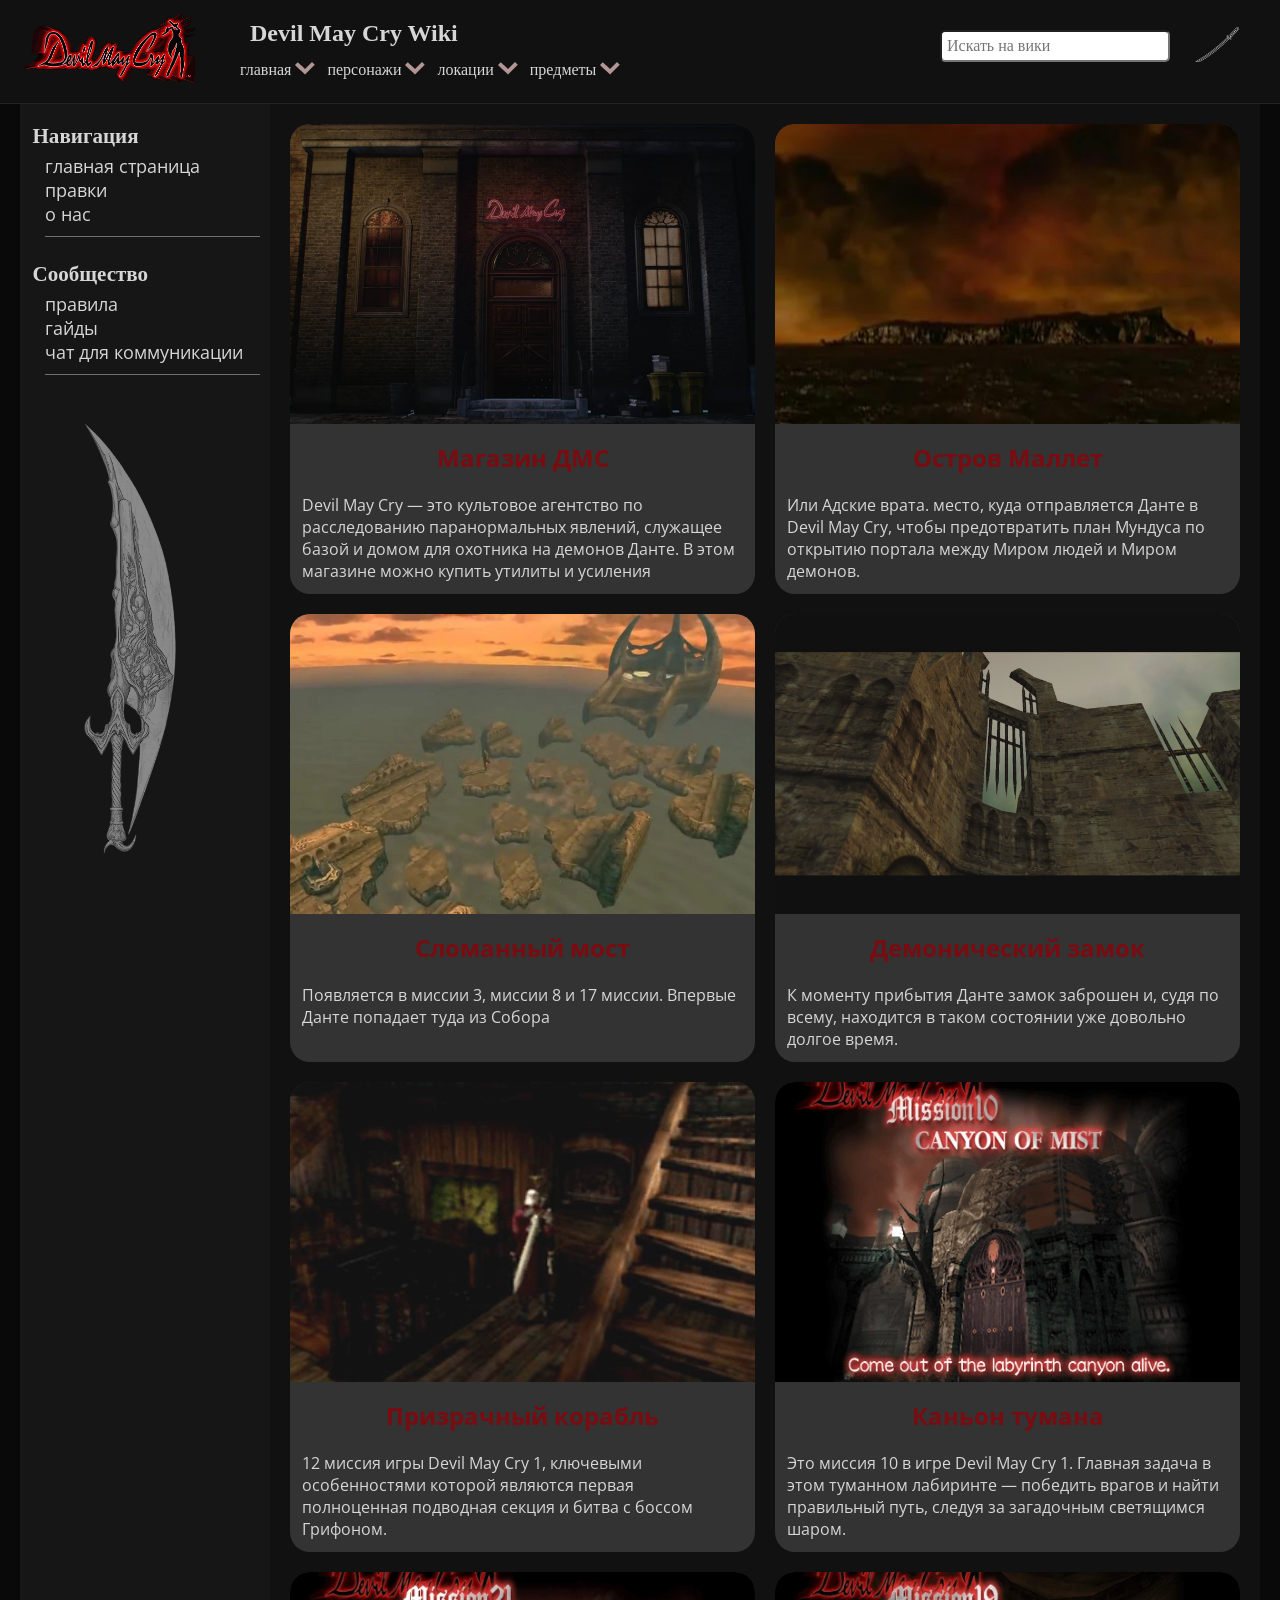
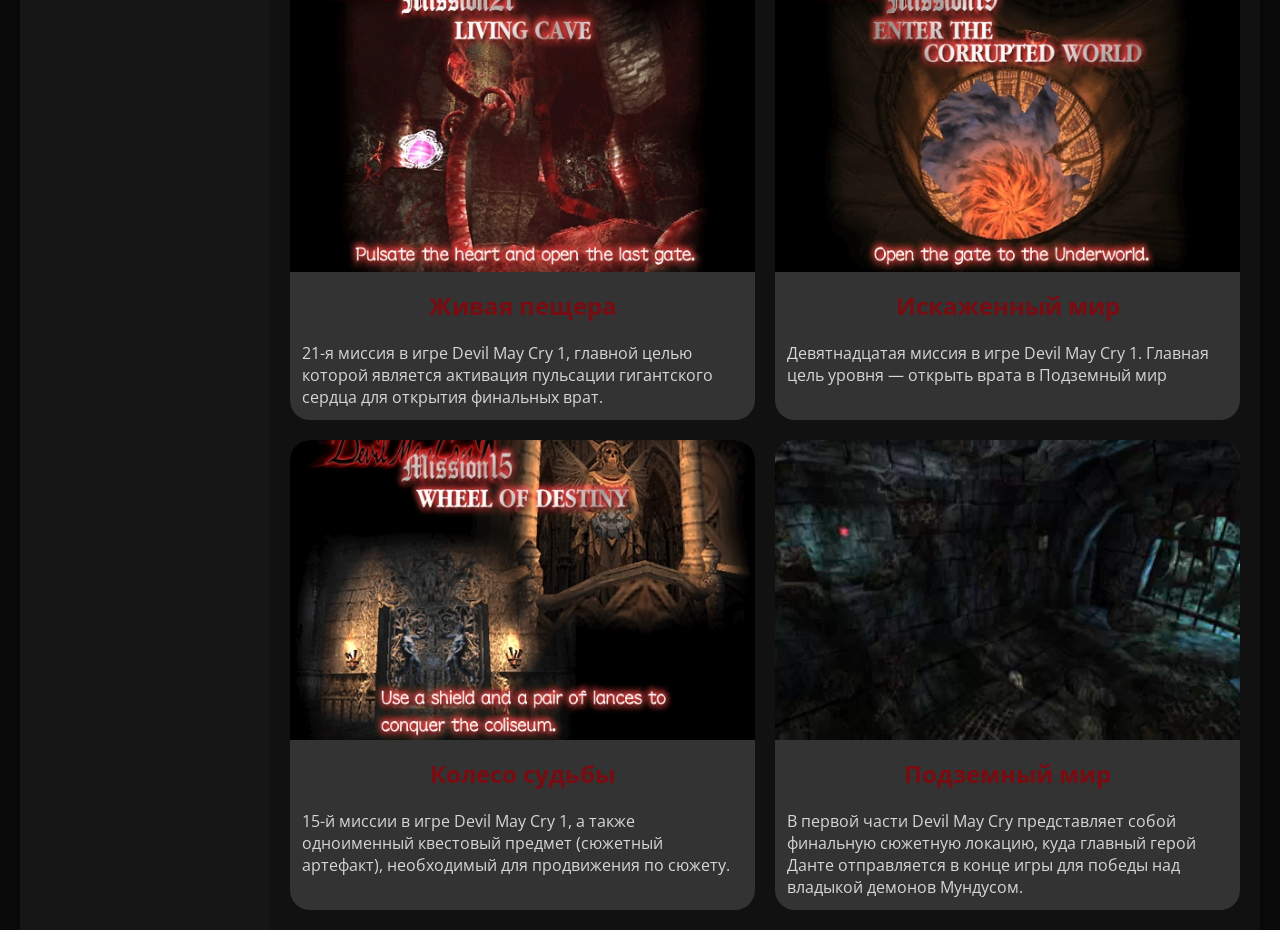
<file: locations.html>
<!DOCTYPE html>
<html lang="en">
<head>
    <meta charset="UTF-8">
    <meta name="viewport" content="width=device-width, initial-scale=1.0">
    <link rel="icon" href="pics/bbgirl.png" type="image/png">
    <link rel="stylesheet" href="style.css">
    <title>DMC Wiki</title>
</head>

<body>
    <!-- хеадер -->
    <header class="header">

        <div class="container header__container">

            <!-- логотип -->
            <a href="index.html" class="logo header__logo">
                <img src="pics/logo.png" alt="Devil May Cry" class="header__img">
            </a>

            <!-- название -->
            <h2 class="header__name">Devil May Cry Wiki</h2>

            <!-- навигация хеадера -->
            <nav class="navig header__nav">

                <!-- список навигации хеадера -->
                <ul class="header__list">

                    <li class="header__navItems">
                        <a href="index.html">главная</a>
                    </li>

                    <li class="header__navItems">
                        <a href="characters.html">персонажи</a>
                    </li>

                    <li class="header__navItems">
                        <a href="locations.html">локации</a>
                    </li>

                    <li class="header__navItems">
                        <a href="items.html">предметы</a>
                    </li>
                </ul>
            </nav>

            <!-- инпут хеадера -->
            <div class="header__input">
                <input type="text" name="search" id="search" placeholder="Искать на вики">
            </div>

            <div class="header__theme">
                <input type="checkbox" name="theme" id="theme">
            </div>

            <div class="header__label">
                <label for="theme"></label>
            </div>
        </div>
    </header>

    <!-- разделение в мейн -->
    <div class="wrapper">
        <!-- боковая навигация -->
        <div class="aside">
            <div class="container aside__nav-container">

                <!-- навигация -->
                <h3 class="aside__head">Навигация</h3>
                <ul class="aside__nav">
                    <li class="aside__items">
                        <a href="index.html">главная страница</a>
                    </li>
                    <li class="aside__items">
                        <a href="rules.html">правки</a>
                    </li>
                    <li class="aside__items">
                        <a href="rules.html">о нас</a>
                    </li>
                </ul>

                <!-- сообщество -->
                <h3 class="aside__head">Сообщество</h3>
                <ul class="aside__nav">
                    <li class="aside__items">
                        <a href="rules.html">правила</a>
                    </li>
                    <li class="aside__items">
                        <a href="rules.html">гайды</a>
                    </li>
                    <li class="aside__items">
                        <a href="rules.html">чат для коммуникации</a>
                    </li>
                </ul>

                <!-- картинка меча -->
                 <div class="aside__img">
                    <img src="pics/sword.png" alt="Sword" class="aside__sword">
                 </div>
            </div>
        </div>

        <!-- главная часть -->
        <!-- Основной контент -->
        <main>

            <!-- добавить ховер эффект и анимацию -->
            <div class="container">
                <ul class="loca__preshow">
                    <li class="loca__show">
                        <div class="loca__img">
                            <img src="pics/dmcShop.png" alt="dmc shop">
                        </div>
                        <div class="loca__event">
                            <h2>Магазин ДМС</h2>
                            <p>Devil May Cry — это культовое агентство по расследованию паранормальных явлений, служащее базой и домом для охотника на демонов Данте. В этом магазине можно купить утилиты и усиления</p>
                        </div>
                    </li>
                    <li class="loca__show">
                        <div class="loca__img">
                            <img src="pics/MalletIsland.png" alt="Mallet Island/остров маллет">
                        </div>
                        <div class="loca__event">
                            <h2>Остров Маллет</h2>
                            <p>Или Адские врата. место, куда отправляется Данте в Devil May Cry, чтобы предотвратить план Мундуса по открытию портала между Миром людей и Миром демонов.</p>
                        </div>
                    </li>
                    <li class="loca__show">
                        <div class="loca__img">
                            <img src="pics/brokenbridge.png" alt="Broken Bridge">
                        </div>
                        <div class="loca__event">
                            <h2>Сломанный мост</h2>
                            <p>Появляется в миссии 3, миссии 8 и 17 миссии. Впервые Данте попадает туда из Собора</p>
                        </div>
                    </li>
                    <li class="loca__show">
                        <div class="loca__img">
                            <img src="pics/castle.png" alt="castle">
                        </div>
                        <div class="loca__event">
                            <h2>Демонический замок</h2>
                            <p>К моменту прибытия Данте замок заброшен и, судя по всему, находится в таком состоянии уже довольно долгое время.</p>
                        </div>
                    </li>
                    <li class="loca__show">
                        <div class="loca__img">
                            <img src="pics/ghostShip.png" alt="ghost ship">
                        </div>
                        <div class="loca__event">
                            <h2>Призрачный корабль</h2>
                            <p>12 миссия игры Devil May Cry 1, ключевыми особенностями которой являются первая полноценная подводная секция и битва с боссом Грифоном.</p>
                        </div>
                    </li>
                    <li class="loca__show">
                        <div class="loca__img">
                            <img src="pics/canyonMist.png" alt="Каньон тумана">
                        </div>
                        <div class="loca__event">
                            <h2>Каньон тумана</h2>
                            <p>Это миссия 10 в игре Devil May Cry 1. Главная задача в этом туманном лабиринте — победить врагов и найти правильный путь, следуя за загадочным светящимся шаром.</p>
                        </div>
                    </li>
                    <li class="loca__show">
                        <div class="loca__img">
                            <img src="pics/livingcave.png" alt="Живая пещера">
                        </div>
                        <div class="loca__event">
                            <h2>Живая пещера</h2>
                            <p>21-я миссия в игре Devil May Cry 1, главной целью которой является активация пульсации гигантского сердца для открытия финальных врат.</p>
                        </div>
                    </li>
                    
                    <li class="loca__show">
                        <div class="loca__img">
                            <img src="pics/corruptedWorld.png" alt="Искаженный мир">
                        </div>
                        <div class="loca__event">
                            <h2>Искаженный мир</h2>
                            <p>Девятнадцатая миссия в игре Devil May Cry 1. Главная цель уровня — открыть врата в Подземный мир</p>
                        </div>
                    </li>
                    <li class="loca__show">
                        <div class="loca__img">
                            <img src="pics/wheelOfdestiny.png" alt="Колесо судьбы">
                        </div>
                        <div class="loca__event">
                            <h2>Колесо судьбы</h2>
                            <p>15-й миссии в игре Devil May Cry 1, а также одноименный квестовый предмет (сюжетный артефакт), необходимый для продвижения по сюжету.</p>
                        </div>
                    </li>
                    <li class="loca__show">
                        <div class="loca__img">
                            <img src="pics/underworld.png" alt="Подземный мир">
                        </div>
                        <div class="loca__event">
                            <h2>Подземный мир</h2>
                            <p>В первой части Devil May Cry представляет собой финальную сюжетную локацию, куда главный герой Данте отправляется в конце игры для победы над владыкой демонов Мундусом.</p>
                        </div>
                    </li>
                </ul>

                <audio id="uh.mp3">
                    <source src="sound/jarona.ogg" type="audio/mpeg">
                </audio>
            </div>
        </main>
    </div>
<script src="sound.js"></script>
<script src="bbbb.js"></script>
</body>
</html>
</file>
<file: style.css>
@import url('https://fonts.googleapis.com/css2?family=Cormorant+Infant:ital,wght@0,300..700;1,300..700&family=Montenegrin+Gothic+One&family=Open+Sans:ital,wght@0,300..800;1,300..800&display=swap');

:root{
    --Background-color: #090909;
    --Panels-color:#111111;
    --miniPanels-color:#1c1c1c;
    --BorderPanels-color:#232323;
    --Border-Header-Text: #d11e24;
    --red-Text-color:#B50202;
    --border-absaz-hero:#7a0c11;
    --MainText-Color:#d6d6d6;
    --sideText-color:#6f6f6f;
    --Panels-color2:#161616;
    --deskColor:#333333;

    --font-family-p: "Open Sans", sans-serif;  
    --second-family-head: "Montenegrin Gothic One", serif;
    --family-quotes: "Cormorant Infant", serif;

    --lightArrow: url('pics/navHeadDark.png');
    --lightSword: url("pics/Themesworddark.png");
    --file-li: url('pics/spisok.png');
}


/* === CSS RESET === */

*,
*::before,
*::after {
    margin: 0;
    padding: 0;
    box-sizing: border-box;
}

html{
    scroll-behavior: smooth;
}

ul,
ol {
    list-style: none;
}

a {
    text-decoration: none;
    color: inherit;
}

img {
    object-fit: contain;
    max-width: 100%;
}

button,
input,
textarea,
select {
    font: inherit;
}

h1,
h2,
h3,
p {
    margin: 0;
}


body{
    color: var(--MainText-Color);
    background-color: var(--Background-color);
    font-family: var(--font-family-p);
    overflow-x: hidden;
}

.header{
    border-bottom: 1px solid var(--BorderPanels-color);
    font-family: var(--second-family-head);
}

.header__container{
    width: 100%;
    max-width: 1500px;
    min-height: 100px;
    margin: 0 auto;
    padding: 10px 20px;

    display: grid;
    grid-template-columns: 220px minmax(250px, 1fr) 250px 80px;
    grid-template-rows: auto auto;
    grid-template-areas: 
        "logo title input label"
        "logo nav input label";

    background-color: var(--Panels-color);
}

.header__logo{
    width: 180px;
    grid-area: logo;
    margin: 0;
    align-self: center;
}

.header__name{
    grid-area: title;
    padding: 10px 0 0 10px;
    font-size: 24px;
}

.header__nav{
    display: flex;
    align-content: space-between;
    flex-direction: column;
    grid-area: nav;
    margin: 0;
}

.header__input{
    grid-area: input;
    padding: 20px 10px 0 10px;
}

.header__input input{
    width: 100%;
    max-width: 250px;
}

input{
    border-radius: 5px;
    padding: 5px;
}

.header__list{
    display: flex;
    flex-wrap: wrap;
    flex-direction: row;
    gap: 10px;
}

ul.header__list li{
    padding-right: 2px;
}

.header__list li::after{
    content: var(--lightArrow);
}

.header__theme{
    display: none;
}

.header__label{
    grid-area: label;
    background-image: var(--lightSword);
    background-repeat: no-repeat;
    background-size: 70px 70px;
    background-position: center;
    display: block;
    width: 70px;
    height: 70px;
    cursor: pointer;
}

.header__label label {
    display: block;
    width: 100%;
    height: 100%;
    cursor: pointer;
}

.wrapper{
    width: calc(100% - 40px);
    max-width: 1500px;
    margin: 0 auto;

    display: grid;
    grid-template-columns: 250px minmax(0, 1fr);
}

.aside{
    background-color: var(--Panels-color2);  
    font-family: var(--font-family-p);
    padding-top: 20px;
    font-size: 18px;
    min-width: 0;
}

.aside__nav{
    padding-left: 10%;
    margin-bottom: 10%;
}

.aside__items:last-child{
    padding-bottom: 10px;
    margin-right: 10px;
    border-bottom: 1px solid #6f6f6f;
}

.aside__head{
    padding-left: 5%;
    padding-bottom: 2%;
    font-family: var(--second-family-head);
}

.aside__img{
    display: flex;
    width: 100%;
    max-width: 250px;
    height: 500px;
    margin: 20px 20px 0;
}

main{
    background-color: var(--Panels-color);
    min-width: 0;
    overflow: hidden;
}

.hero{
    padding-bottom: 40px;
    border-bottom: 2px solid var(--BorderPanels-color);
    margin: 0 20px;
}

.hero__container{
    display: grid;
    grid-template-columns: minmax(0, 500px) minmax(250px, 325px);
    justify-content: center;
    gap: 50px;
    margin-top: 2%;
    padding: 0 20px;
}

.hero__title{
    font-family: var(--second-family-head);
    font-size: 30px;
}

/* .image-fool{
    rotate: 90deg;
    translate: 100px;
    width: 50px;
    height: 40px;
} */

.hero__greetings{
    font-family: var(--family-quotes);
    color: var(--red-Text-color);
    font-size: 23px;
    padding-top: 7%;
    padding-bottom: 6%;
    padding-left: 3%;
}

.hero__desc{
    background-color: var(--deskColor);
    padding: 5% 10%;
    border-radius: 10px;
    font-size: 20px;
    border-left: 2px solid var(--border-absaz-hero);
}

.hero_img{
    display: flex;
    align-items: flex-start;
    width: 100%;
    max-width: 325px;
}

.hero__talk{
    position: relative;
    left: 0;
    text-align: right;
    padding: 10px;
}


.popular{
    padding-bottom: 50px;
    border-bottom: 2px solid var(--BorderPanels-color);
    margin: 0 20px;
}

.popular-container{
    display: flex;
    justify-content: space-around;
}

.popular__list{
    display: flex;
    flex-wrap: wrap;
    justify-content: center;
    margin-top: 10px;
}

.popular__img{
    width: 130px;
    height: 100px;
    position: relative;
    right: 10px;
}

.popular__links{
    display: flex;
    align-items: center;
}

.popular__items{
    background-color: var(--miniPanels-color);
    width: 220px;
    height: 100px;
    margin: 10px;
    border-radius: 10px;
}

.popular__desc{
    position: relative;
    right: 9px;
}


.bottom__container{
    display: grid;
    grid-template-columns: minmax(0, 500px) minmax(0, 500px);
    gap: 40px;
    max-width: 1100px;
    margin: 3% auto 0;
    padding: 0 20px;
}

.info-quote{
    margin-left: 0;
}

.info-pravki h2{
    font-family: var(--second-family-head);
}

.pravki__items{
    display: flex;
    flex-wrap: wrap;
    padding: 20px 20px 20px 0;
}

.pravki__list{
    margin-top: 20px;
}

.info-pravki li::before{
    content: var(--file-li);
}

.info-quote h2{
    font-family: var(--second-family-head);
}

.quote__game{
    padding: 15px 15px 20px 25px;
    color: var(--red-Text-color);
}

.quote__p{
    padding-top: 40px;
    padding-bottom: 20px;
    padding-left: 40px;
}

.quote__speaker{
    position: relative;
    left: 0;
    text-align: right;
    color: var(--red-Text-color);
    padding-right: 20px;
    margin-left: 369px;
    padding-bottom: 20px;
}

.quote__conect{
    background-color: var(--miniPanels-color);
    width: 100%;
    max-width: 470px;
    min-height: 100px;
    display: flex;
    flex-wrap: wrap;
    border-radius: 5px;
    border: 2px solid var(--BorderPanels-color);
}

.rules__image{
    margin-top: 40px;
}

.rules__head{
    padding: 10px;
    margin: 0 20px;
    border-bottom: 2px solid var(--BorderPanels-color);
    font-family: var(--second-family-head);
}


.character__links{
    display: flex;
    align-items: center;
    justify-content: space-around;
    gap: 60px;
    padding: 20px 0 10px;
    font-family: var(--second-family-head);
    font-size: 24px;
}

.tab:hover{
    opacity: .8;
}

.tab.active{
    opacity: 1;
    border-color: #8b0000;
}

.tab{
    background: none;
    border: none;
    color: white;
    font-size: 32px;
    font-weight: bold;
    cursor: pointer;
    padding-bottom: 10px;
    border-bottom: 3px solid transparent;
    opacity: .5;
    transition: .3s;
}

.characters__underboard{
    width: 51%;
    margin: -10px 330.25px;
}

.info{
    display: none;
    background:  var(--miniPanels-color); 
    /* #1d1d1d 343  */
    border-radius: 20px;
    padding: 25px;
    border: 2px solid #333;
    width: 100%;
}

.info.active{
    display: block;
}

.info img{
    width: 100%;
    height: 300px;
    object-fit: cover;
    border-radius: 15px;
    margin-bottom: 20px;
}

.info h2{
    text-align: center;
    margin-bottom: 20px;
    font-size: 30px;
    color: #c31414;
}

.info p{
    line-height: 1.6;
    color: #d4d4d4;
    margin-bottom: 20px;
}

.info-wrapper{
    width: 400px;
    flex: 0 0 400px;
}

.stats{
    display: flex;
    flex-direction: column;
    gap: 10px;
}

.stats div{
    background: var(--miniPanels-color);
    padding: 12px 15px;
    border-radius: 12px;
    font-size: 16px;
}

.content{
    display: flex;
    gap: 30px;
    width: 100%;
    padding: 30px;
    min-width: 0;
}

.heroes-layout .info-wrapper{
    order: 1;
}

.heroes-layout .cards-wrapper{
    order: 2;
}

/* Враги */

.enemies-layout .info-wrapper{
    order: 2;
}

.enemies-layout .cards-wrapper{
    order: 1;
}

.cards-wrapper{
    min-width: 0;
    flex: 1;
}

.cards{
    display: none;
    grid-template-columns: repeat(3, minmax(0, 1fr));
    gap: 20px;
    width: 100%;
}

.cards.active{
    display: grid;
}

.card{
    min-width: 0;
    background:  var(--miniPanels-color); 
    /* #1d1d1d 343  */
    border: 2px solid transparent;
    border-radius: 18px;
    padding: 12px;
    text-align: center;
    cursor: pointer;
    transition: .3s;
}

.card:hover{
    transform: translateY(-8px);
    border-color: #666;
}

.card.active{
    border-color: #8b0000;
    box-shadow: 0 0 20px rgba(139,0,0,.8);
    transform: scale(1.03);
}

.card img{
    width: 100%;
    height: 180px;
    object-fit: cover;
    border-radius: 12px;
    margin-bottom: 12px;
}

.card h3{
    font-size: 20px;
}

.loca__show{
    width: 100%;
    background-color: var(--deskColor);
    display: flex;
    flex-direction: column;
    border-radius: 20px;
}

.loca__preshow{
    display:grid;
    grid-template-columns: 1fr 1fr;
    gap: 20px;
    margin: 20px;
}

.loca__img > img{
    width: 100%;
    height: 300px;
    object-fit: cover;
    border-radius: 20px 20px 0  0;
}
.loca__event{
    display: flex;
    flex-direction: column;
    justify-content: center;
    gap: 20px;
    margin: 12px;
}

.loca__event > h2{
    color: var(--border-absaz-hero);
    align-self: center;
}

.loca__img:hover{
    transform: scale(1.05);
    transition: all 1s ease;
}

.weapons__items{
    display: none;
    width: 100%;
    padding: 15px 0;
}

.pers.active .weapons__items{
    display:flex;
}

.weaponsmain{
    display:flex;
    flex-wrap: nowrap;
    align-items: center;
    justify-content: space-around;
    
}

.pers{
    width:500px;
    background-color: var(--miniPanels-color);
    text-align: center;
    border-radius:0  0 20px 20px;
}

.pers__weap img{
    width: 20vw;
    border-radius: 4%;
}
.weapon{
    display: flex !important;
    flex-direction: row !important; 
    align-items: center;            
    justify-content: flex-start;    
    padding: 0 20px;                
    margin: 0 !important;  
}
.weapon img{
    width:20%;
    height: auto;
    margin-right: 15px;  
}

.weapon p{
    font-family: var(--second-family-head);
}

html:has(#theme:checked) {
    --lightArrow: url('pics/navHeadLight.png');
    --lightSword: url("pics/Themeswordlight.png");
    --Panels-color:#FFFFFF;
    --miniPanels-color: #E7E0D7;
    --MainText-Color: #292525;
    --sideText-color: #655D5A;
    --Panels-color2: #E4DDD4;
    --deskColor:#DED8D0 ;
    --BorderPanels-color: #D0C6BA;
}

html:has(#theme:checked) body {
    --Background-color: #F2EEE8;
}
/* планшеты горизонтально */

@media (min-width:320px) and (max-width:700px){
    .burger-menu{
        display: block;
        position: relative;
        width: 30px;
        height: 25px;
    }

    .burger-menu::before, .burger-menu::after{
        content:'';
        background: red;
        position: absolute;
        width: 100%;
        height: 2px;
    }

    .burger-menu > span{
        width: 100%;
        height: 2px;
        background: red;
        position: absolute;
        top: 9px;
    }

    .burger-menu::before{
        top: 0;
    }

    .burger-menu::after{
        bottom: 0;
    }

    .testnav{
        position: absolute;
        top: 0;
        right: 0;
        width: 50vw;
        height: 100vh;
        background: rgb(120 200 130);
        padding: 20px;
        transform: translateX(100%);
    }

    .navlist{
        flex-direction: column;
        text-align: right;
    }

    .burger-menu.active{
        z-index: 3;
        transform: translateX(-40vw);
    }

    .burger-menu.active.active::before{
        transform: rotate(45deg);
        top: 9px;
    }
    
    .burger-menu.active.active::after{
        transform: rotate(-45deg);
        bottom: 9px;
    }

    .burger-menu.active span{
        transform: scale(0);
    }
    
    .nav.active{
        transform: translate(0);
    }
}

@media (min-width: 992px) and (max-width: 1199px) {

    .wrapper{
        grid-template-columns: 220px minmax(0, 1fr);
    }

    .header__container{
        grid-template-columns: 180px minmax(200px, 1fr) 200px 60px;
    }

    .header__logo{
        width: 150px;
    }

    .content{
        padding: 20px;
        gap: 20px;
    }

    .info-wrapper{
        width: 350px;
        flex-basis: 350px;
    }

    .cards{
        grid-template-columns: repeat(2, minmax(0, 1fr));
    }

    .card img{
        height: 170px;
    }
}

/* планшеты вертикально */

/* @media (min-width: 768px) and (max-width: 991px) {

} */

/* телефоны */

@media (min-width: 320px) and (max-width: 720px) {

    .burger-menu {
        display: block;
        position:relative;
        width: 30px;
        height: 20px;
        transition: 0.3s ease;
    }

    .burger-menu::before,
    .burger-menu::after {
        content: ''; /* пустой контент */
        background: #fff; /*цвет бургера*/
        position: absolute; /* позиция для общего блока */
        width: 100%; /*  ширина */
        height: 2px; /* толщина полосок бургера */
        transition: 0.3s ease;
    }

    .burger-menu::before {
        top: 0; /*расположение верхней линии бургера*/
    }

    .burger-menu span { /*средняя линия в виде span*/
        background: #fff;
        position: absolute; 
        width: 100%;
        top: 9px;
        height: 2px; 
    }
    .burger-menu::after {
        bottom: 0; /*расположение нижней линии бургера*/
    }

    .header__nav{
        position: absolute;
        top: 0;
        right: 0;
        width: 50vw;
        height: 100vh;
        border: 1px solid #fff;
        padding: 20px 10px;
        transform: translateX(100%);
    }

    .header__list{
        flex-direction: column;
        text-align: center;
    }

    /* active */

    .burger-menu.active {
        z-index: 3;
        transform: translateX(-40vw);
        transition: 0.3s ease;
    }

    .burger-menu.active::before {
        transform: rotate(45deg);
        top: 9px;
        transition: 0.3s ease;
    }
    .burger-menu.active::after {
        transform: rotate(-45deg);
        bottom: 9px;
        transition: 0.3s ease;
    }

    .burger-menu.active span {
        transform: scale(0);
    }

    .main-nav.active {
       transform: translate(0);
       transition: 0.3s ease;
    }
}
</file>
